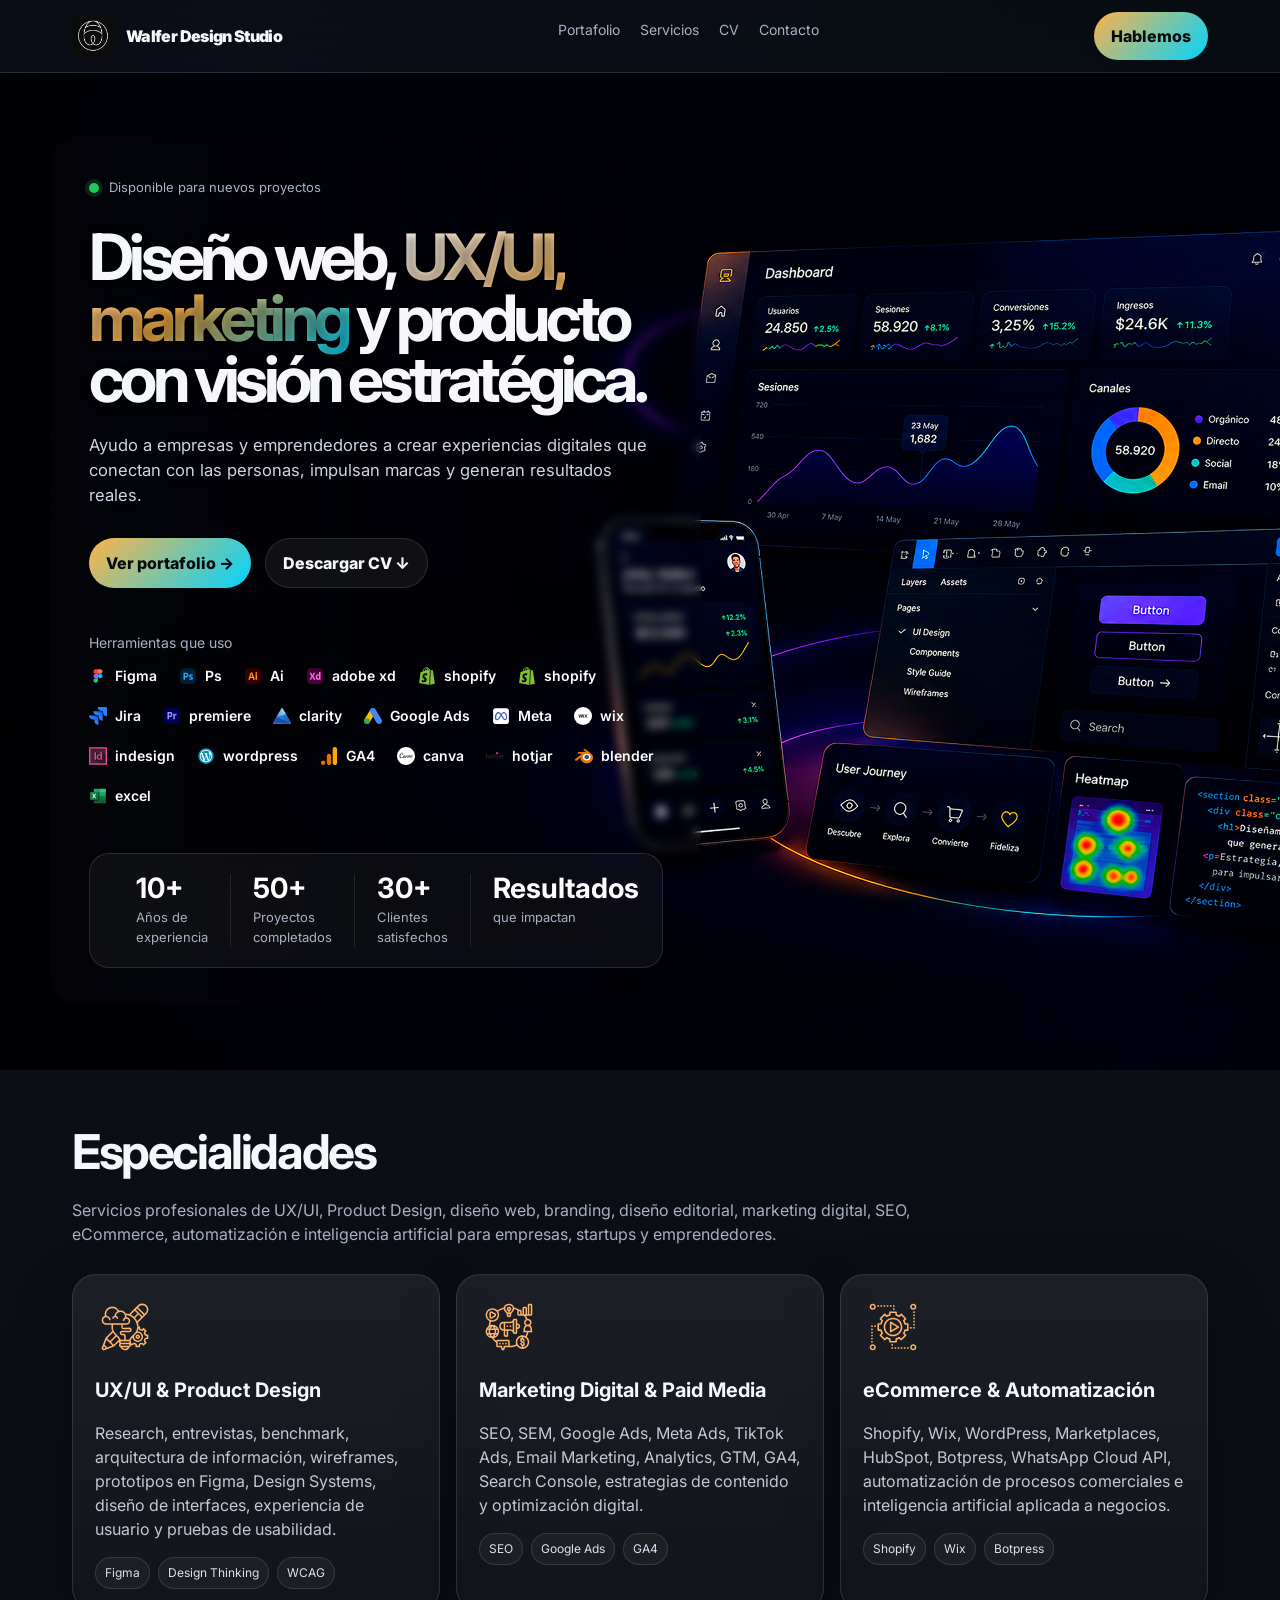
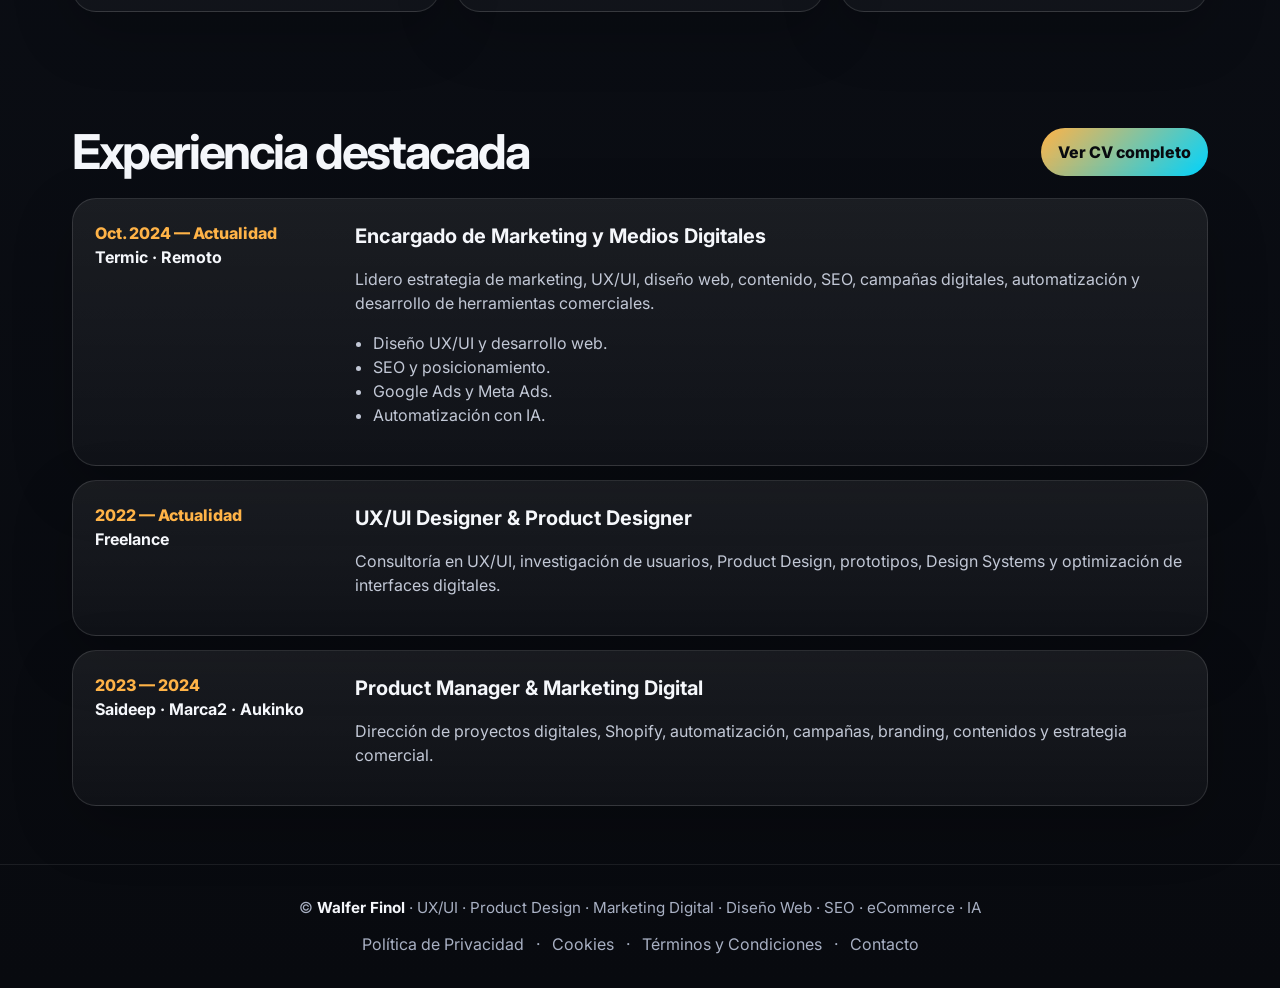
<file: index.html>
<!doctype html>

<html lang="es">
<head>

<!-- ANALYTICS: Google tag (gtag.js) -->

<script async src="https://www.googletagmanager.com/gtag/js?id=G-MT0SFM775N"></script>

<script>
window.dataLayer = window.dataLayer || [];
function gtag(){dataLayer.push(arguments);}
gtag('js', new Date());
gtag('config', 'G-MT0SFM775N');
</script>

<!-- ANALYTICS: Microsoft Clarity -->

<script type="text/javascript">
(function(c,l,a,r,i,t,y){
    c[a]=c[a]||function(){(c[a].q=c[a].q||[]).push(arguments)};
    t=l.createElement(r);t.async=1;
    t.src="https://www.clarity.ms/tag/"+i;
    y=l.getElementsByTagName(r)[0];
    y.parentNode.insertBefore(t,y);
})(window, document, "clarity", "script", "xgtmc3ifze");
</script>

<!-- CONFIGURACIÓN BÁSICA DEL DOCUMENTO -->

<meta charset="utf-8">
<meta name="viewport" content="width=device-width, initial-scale=1">

<!-- SEO: TÍTULO PRINCIPAL DE GOOGLE -->

<title>Walfer Finol | UX/UI Designer, Product Designer, Diseño Web y Marketing Digital</title>

<!-- SEO: DESCRIPCIÓN PARA GOOGLE -->

<meta name="description" content="¿Buscas un UX/UI Designer o Product Designer para tu empresa o proyecto? Soy Walfer Finol y ayudo a crear experiencias digitales, sitios web, eCommerce, estrategias de marketing digital, branding, SEO y automatización para negocios y startups.">

<!-- SEO: INDEXACIÓN -->

<meta name="robots" content="index, follow, max-image-preview:large, max-snippet:-1, max-video-preview:-1">

<!-- SEO: URL OFICIAL DEL HOME -->

<link rel="canonical" href="https://www.walferdesignstudio.com/">

<!-- SEO: PALABRAS CLAVE REFERENCIALES -->

<meta name="keywords" content="UX/UI Designer, Product Designer, diseñador UX UI, diseño web, diseño de interfaces, diseño de producto, marketing digital, SEO, eCommerce, branding, diseño editorial, automatización, inteligencia artificial, Figma, Google Ads, Chile, freelance">

<!-- OPEN GRAPH: VISTA PREVIA PARA LINKEDIN, FACEBOOK Y WHATSAPP -->

<meta property="og:title" content="Walfer Finol | UX/UI Designer, Product Designer y Marketing Digital">
<meta property="og:description" content="Portafolio profesional y servicios de UX/UI, Product Design, diseño web, marketing digital, branding, SEO, eCommerce y automatización. Disponible para proyectos freelance y oportunidades laborales.">
<meta property="og:type" content="website">
<meta property="og:url" content="https://www.walferdesignstudio.com/">
<meta property="og:image" content="https://www.walferdesignstudio.com/logo.png">

<!-- TWITTER / X CARD: VISTA PREVIA AL COMPARTIR -->

<meta name="twitter:card" content="summary_large_image">
<meta name="twitter:title" content="Walfer Finol | UX/UI Designer y Product Designer">
<meta name="twitter:description" content="UX/UI, Product Design, diseño web, branding, marketing digital, SEO, eCommerce y automatización para empresas, startups y emprendedores.">
<meta name="twitter:image" content="https://www.walferdesignstudio.com/logo.png">

<!-- DATOS ESTRUCTURADOS: SCHEMA.ORG PARA GOOGLE E IA -->

<script type="application/ld+json">
{
  "@context": "https://schema.org",
  "@graph": [
    {
      "@type": "Person",
      "@id": "https://www.walferdesignstudio.com/#person",
      "name": "Walfer Finol",
      "url": "https://www.walferdesignstudio.com/",
      "image": "https://www.walferdesignstudio.com/logo.png",
      "jobTitle": [
        "UX/UI Designer",
        "Product Designer",
        "Marketing Digital Specialist",
        "Web Designer"
      ],
      "knowsAbout": [
        "UX/UI Design",
        "Product Design",
        "Diseño Web",
        "Marketing Digital",
        "SEO",
        "eCommerce",
        "Branding",
        "Diseño Editorial",
        "Automatización",
        "Inteligencia Artificial aplicada a negocios",
        "Figma",
        "Google Ads",
        "Meta Ads",
        "Google Analytics"
      ],
      "sameAs": [
        "https://www.behance.net/walferfinocc7d"
      ]
    },
    {
      "@type": "WebSite",
      "@id": "https://www.walferdesignstudio.com/#website",
      "url": "https://www.walferdesignstudio.com/",
      "name": "Walfer Design Studio",
      "description": "Portafolio profesional y servicios de UX/UI, Product Design, diseño web, marketing digital, eCommerce, SEO, branding y automatización.",
      "publisher": {
        "@id": "https://www.walferdesignstudio.com/#person"
      },
      "inLanguage": "es"
    },
    {
      "@type": "ProfessionalService",
      "@id": "https://www.walferdesignstudio.com/#service",
      "name": "Walfer Design Studio",
      "url": "https://www.walferdesignstudio.com/",
      "image": "https://www.walferdesignstudio.com/logo.png",
      "description": "Servicios profesionales de UX/UI, Product Design, diseño web, marketing digital, SEO, branding, eCommerce, diseño editorial y automatización con inteligencia artificial.",
      "founder": {
        "@id": "https://www.walferdesignstudio.com/#person"
      },
      "areaServed": {
        "@type": "Country",
        "name": "Chile"
      },
      "serviceType": [
        "UX/UI Design",
        "Product Design",
        "Diseño Web",
        "Marketing Digital",
        "SEO",
        "eCommerce",
        "Branding",
        "Diseño Editorial",
        "Automatización"
      ],
      "inLanguage": "es"
    }
  ]
}
</script>

<!-- FUENTES: GOOGLE FONTS -->

<link rel="preconnect" href="https://fonts.googleapis.com">
<link rel="preconnect" href="https://fonts.gstatic.com" crossorigin>

<!-- FUENTE PRINCIPAL: INTER -->

<link href="https://fonts.googleapis.com/css2?family=Inter:wght@400;600;700;800;900&display=swap" rel="stylesheet">

<!-- ESTILOS DEL SITIO -->

<link rel="stylesheet" href="assets/css/styles.css?v=1.0.4">

<!-- FAVICON / LOGO DE PESTAÑA -->

<link rel="icon" type="image/png" href="/logo.png">

<!-- MANIFEST: PWA -->

<link rel="manifest" href="/manifest.webmanifest">

</head>

<body>

<!-- HEADER DINÁMICO -->

<div id="site-header"></div>

<!-- ===================================== -->
<!-- HERO / SECCIÓN PRINCIPAL DEL HOME -->
<!-- ===================================== -->

<header class="hero">

<div class="wrap hero-layout">

    <!-- CONTENIDO DEL HERO -->
    <div class="hero-content">

        <span class="eyebrow">
            <span class="status-dot"></span>
            Disponible para nuevos proyectos
        </span>

        <h1>
            Diseño web,
            <span class="grad">
                UX/UI, marketing
            </span>
            y producto con visión estratégica.
        </h1>

        <p class="lead">
            Ayudo a empresas y emprendedores a crear experiencias digitales que conectan con las personas, impulsan marcas y generan resultados reales.
        </p>

        <div class="hero-actions">
            <a class="btn brand" href="https://www.behance.net/walferfinocc7d">Ver portafolio →</a>
            <a class="btn ghost" href="cv.html">Descargar CV ↓</a>
        </div>

<div class="hero-tools">

    <span>Herramientas que uso</span>

    <div class="tool-list">

        <span><img src="Images/icons/figma.svg" alt=""> Figma</span>

        <span><img src="Images/icons/photoshop.svg" alt=""> Ps</span>

        <span><img src="Images/icons/illustrator.svg" alt=""> Ai</span>

        <span><img src="Images/icons/adobe xd.svg" alt=""> adobe xd</span>

        <span><img src="Images/icons/shopify.svg" alt=""> shopify</span>
        
         <span><img src="Images/icons/shopify.svg" alt=""> shopify</span>
        <span><img src="Images/icons/Jira.svg" alt=""> Jira</span>
        <span><img src="Images/icons/premiere.svg" alt=""> premiere</span>
        <span><img src="Images/icons/Clarity.png" alt=""> clarity</span>
        <span><img src="Images/icons/google ads.svg" alt=""> Google Ads</span>
        <span><img src="Images/icons/Meta.svg" alt=""> Meta</span>
        <span><img src="Images/icons/wix.svg" alt=""> wix</span>
        <span><img src="Images/icons/indesign.svg" alt=""> indesign</span>
        <span><img src="Images/icons/wordpress.svg" alt=""> wordpress</span>
        <span><img src="Images/icons/analytics.svg" alt=""> GA4</span>
        <span><img src="Images/icons/canva.svg" alt=""> canva</span>
        <span><img src="Images/icons/hotjar.svg" alt=""> hotjar</span>
         <span><img src="Images/icons/Blender.svg" alt=""> blender</span>
        <span><img src="Images/icons/excel.svg" alt=""> excel</span>
    </div>

</div>

        <div class="hero-stats">

            <div class="hero-stat">
                <strong>10+</strong>
                <span>Años de experiencia</span>
            </div>

            <div class="hero-stat">
                <strong>50+</strong>
                <span>Proyectos completados</span>
            </div>

            <div class="hero-stat">
                <strong>30+</strong>
                <span>Clientes satisfechos</span>
            </div>

            <div class="hero-stat">
                <strong>Resultados</strong>
                <span>que impactan</span>
            </div>

        </div>

    </div>

    <!-- IMAGEN DEL HERO COMO FONDO VISUAL -->
    <div class="hero-image">

        <img
            src="./Images/Imagen4 index.png"
            alt="Dashboard UI/UX y Product Design desarrollado por Walfer Finol"
            loading="eager"
            decoding="async">

    </div>

</div>

</header>

<!-- SECCIÓN: ESPECIALIDADES / CLUSTER SEO VISIBLE -->

<section>

<div class="wrap">

<div class="section-title">
    <h2>Especialidades</h2>
</div>

<p class="muted" style="max-width:850px; margin-bottom:28px;">
    Servicios profesionales de UX/UI, Product Design, diseño web, branding, diseño editorial, marketing digital, SEO, eCommerce, automatización e inteligencia artificial para empresas, startups y emprendedores.
</p>

<div class="grid">

<div class="card">
    <div class="card-icon">
    <img src="./Images/icons/ux.svg" alt="UX/UI">
</div>
<h3>UX/UI & Product Design</h3>

<p>
Research, entrevistas, benchmark, arquitectura de información, wireframes, prototipos en Figma, Design Systems, diseño de interfaces, experiencia de usuario y pruebas de usabilidad.
</p>

<div class="tagrow">
<span class="tag">Figma</span>
<span class="tag">Design Thinking</span>
<span class="tag">WCAG</span>
</div>

</div>

<div class="card">
<div class="card-icon">
    <img src="./Images/icons/marketing.svg" alt="Marketing Digital">
</div>
<h3>Marketing Digital & Paid Media</h3>

<p>
SEO, SEM, Google Ads, Meta Ads, TikTok Ads, Email Marketing, Analytics, GTM, GA4, Search Console, estrategias de contenido y optimización digital.
</p>

<div class="tagrow">
<span class="tag">SEO</span>
<span class="tag">Google Ads</span>
<span class="tag">GA4</span>
</div>

</div>

<div class="card">
<div class="card-icon">
    <img src="./Images/icons/Automatizacion.svg" alt="eCommerce y Automatización">
</div>
<h3>eCommerce & Automatización</h3>

<p>
Shopify, Wix, WordPress, Marketplaces, HubSpot, Botpress, WhatsApp Cloud API, automatización de procesos comerciales e inteligencia artificial aplicada a negocios.
</p>

<div class="tagrow">
<span class="tag">Shopify</span>
<span class="tag">Wix</span>
<span class="tag">Botpress</span>
</div>

</div>

</div>

</div>

</section>

<!-- SECCIÓN: EXPERIENCIA DESTACADA -->

<section>

<div class="wrap">

<div class="section-title">

<h2>Experiencia destacada</h2>

<a class="btn brand" href="cv.html">
Ver CV completo
</a>

</div>

<div class="timeline">

<div class="card job">

<div>

<div class="date">
Oct. 2024 — Actualidad
</div>

<strong>Termic · Remoto</strong>

</div>

<div>

<h3>Encargado de Marketing y Medios Digitales</h3>

<p>
Lidero estrategia de marketing, UX/UI, diseño web, contenido, SEO, campañas digitales, automatización y desarrollo de herramientas comerciales.
</p>

<ul>
<li>Diseño UX/UI y desarrollo web.</li>
<li>SEO y posicionamiento.</li>
<li>Google Ads y Meta Ads.</li>
<li>Automatización con IA.</li>
</ul>

</div>

</div>

<div class="card job">

<div>

<div class="date">
2022 — Actualidad
</div>

<strong>Freelance</strong>

</div>

<div>

<h3>UX/UI Designer & Product Designer</h3>

<p>
Consultoría en UX/UI, investigación de usuarios, Product Design, prototipos, Design Systems y optimización de interfaces digitales.
</p>

</div>

</div>

<div class="card job">

<div>

<div class="date">
2023 — 2024
</div>

<strong>Saideep · Marca2 · Aukinko</strong>

</div>

<div>

<h3>Product Manager & Marketing Digital</h3>

<p>
Dirección de proyectos digitales, Shopify, automatización, campañas, branding, contenidos y estrategia comercial.
</p>

</div>

</div>

</div>

</div>

</section>

<!-- FOOTER DINÁMICO -->

<div id="site-footer"></div>

<!-- JAVASCRIPT PRINCIPAL -->

<script src="assets/js/main.js?v=1.0.2"></script>

</body>
</html>
</file>
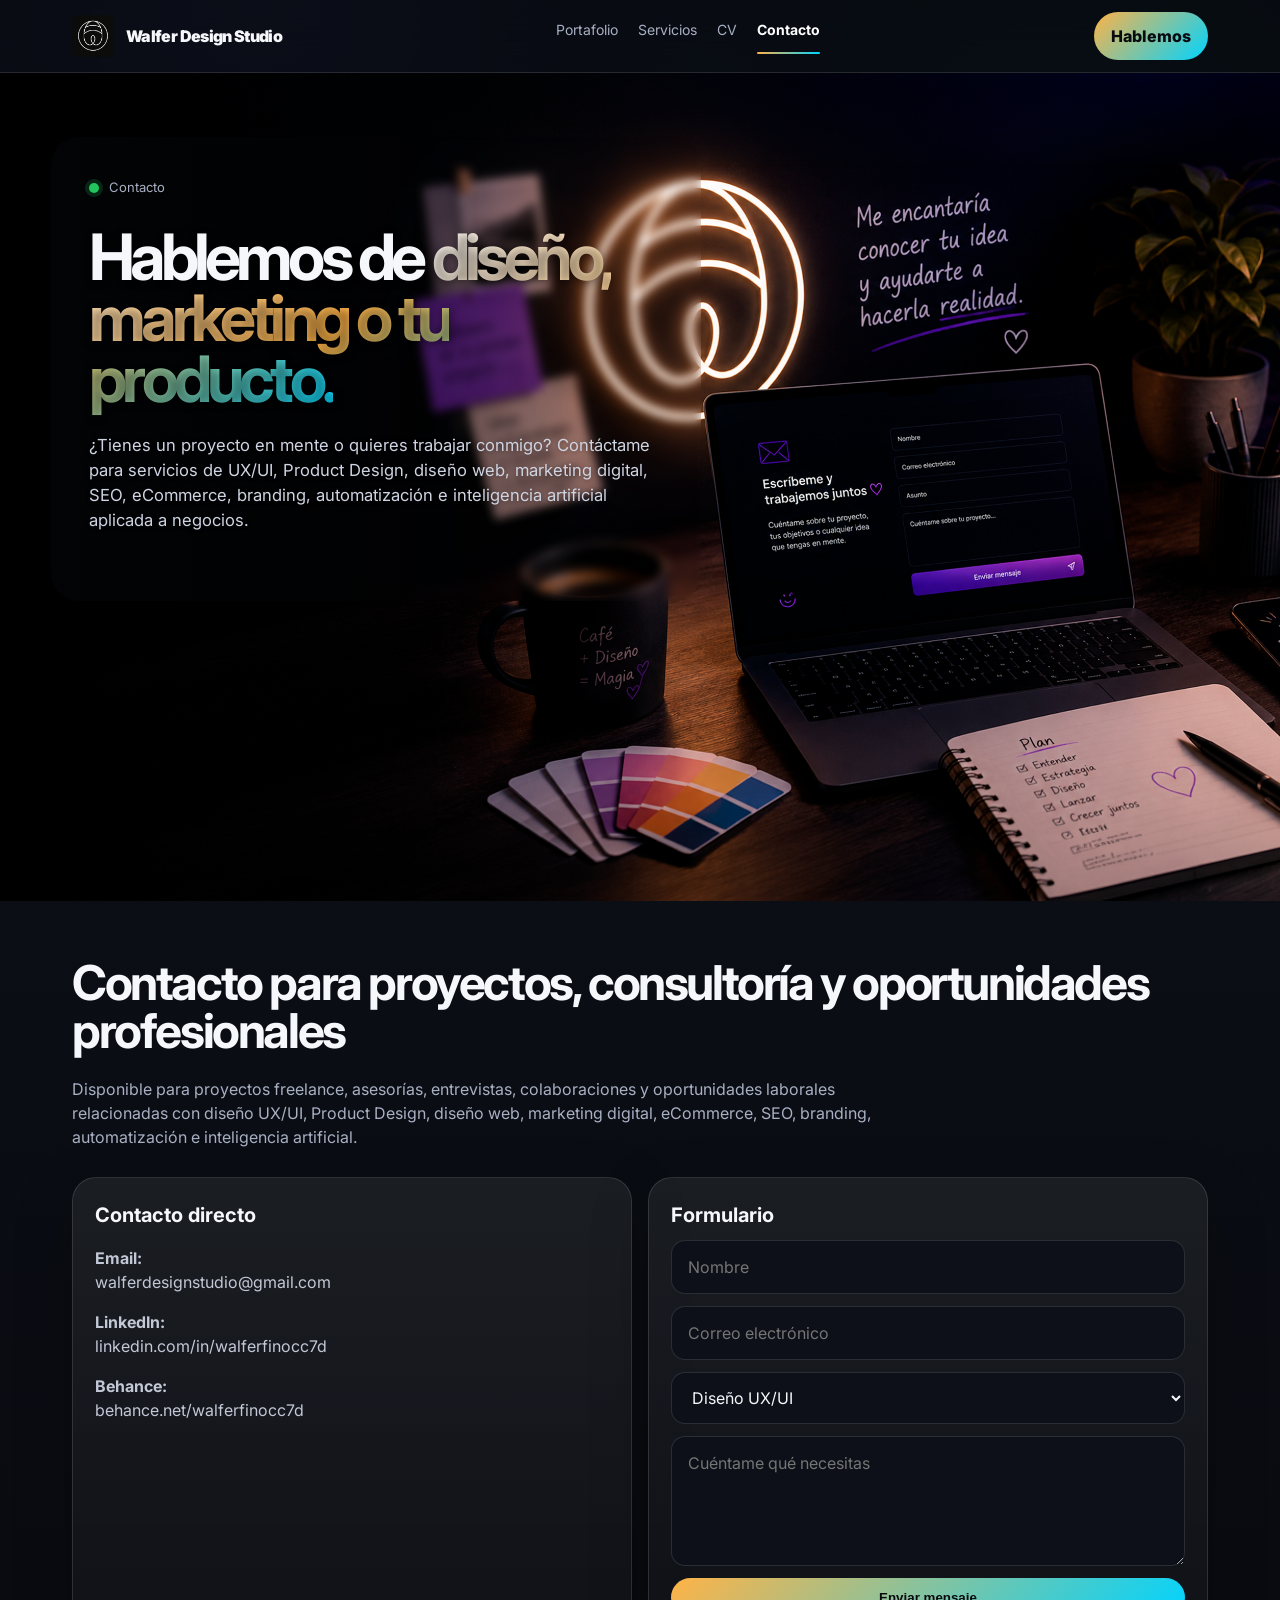
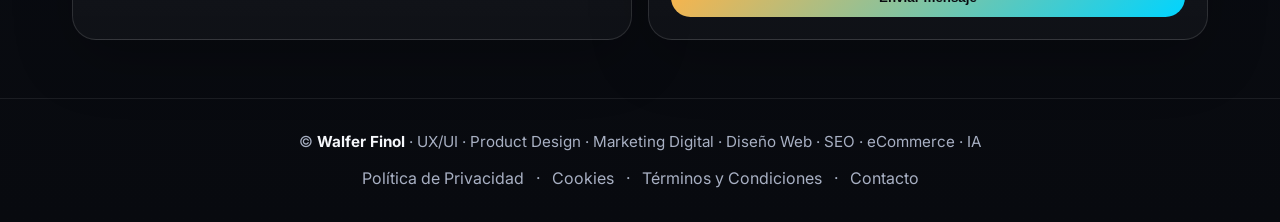
<file: contact.html>
<!doctype html>
<html lang="es">

<head>

<!-- ANALYTICS: Google tag (gtag.js) -->
<script async src="https://www.googletagmanager.com/gtag/js?id=G-MT0SFM775N"></script>
<script>
window.dataLayer = window.dataLayer || [];
function gtag(){dataLayer.push(arguments);}
gtag('js', new Date());
gtag('config', 'G-MT0SFM775N');
</script>

<!-- ANALYTICS: Microsoft Clarity -->
<script type="text/javascript">
(function(c,l,a,r,i,t,y){
    c[a]=c[a]||function(){(c[a].q=c[a].q||[]).push(arguments)};
    t=l.createElement(r);t.async=1;
    t.src="https://www.clarity.ms/tag/"+i;
    y=l.getElementsByTagName(r)[0];
    y.parentNode.insertBefore(t,y);
})(window, document, "clarity", "script", "xgtmc3ifze");
</script>

<!-- CONFIGURACIÓN BÁSICA DEL DOCUMENTO -->
<meta charset="utf-8">
<meta name="viewport" content="width=device-width, initial-scale=1">

<!-- SEO: CONTACTO -->
<title>Contacto Walfer Finol | UX/UI, Diseño Web, Marketing Digital y Automatización</title>

<!-- SEO: DESCRIPCIÓN PARA GOOGLE -->
<meta name="description" content="Contacta a Walfer Finol para proyectos de UX/UI, Product Design, diseño web, marketing digital, SEO, eCommerce, branding, automatización e inteligencia artificial. Disponible para proyectos freelance, consultoría y oportunidades profesionales.">

<!-- SEO: INDEXACIÓN -->
<meta name="robots" content="index, follow, max-image-preview:large, max-snippet:-1, max-video-preview:-1">

<!-- SEO: URL OFICIAL DE CONTACTO -->
<link rel="canonical" href="https://www.walferdesignstudio.com/contact.html">

<!-- SEO: PALABRAS CLAVE REFERENCIALES -->
<meta name="keywords" content="contactar UX/UI Designer, contratar Product Designer, diseño web freelance, marketing digital freelance, consultoría UX, SEO, eCommerce, branding, automatización, inteligencia artificial, Walfer Finol, Chile, proyectos freelance, diseñador UX UI">

<!-- OPEN GRAPH: VISTA PREVIA PARA LINKEDIN, FACEBOOK Y WHATSAPP -->
<meta property="og:title" content="Contacto Walfer Finol | UX/UI, Diseño Web y Marketing Digital">
<meta property="og:description" content="Hablemos sobre tu próximo proyecto de UX/UI, Product Design, diseño web, marketing digital, eCommerce, SEO, branding o automatización.">
<meta property="og:type" content="website">
<meta property="og:url" content="https://www.walferdesignstudio.com/contact.html">
<meta property="og:image" content="https://www.walferdesignstudio.com/logo.png">

<!-- TWITTER / X CARD: VISTA PREVIA AL COMPARTIR -->
<meta name="twitter:card" content="summary_large_image">
<meta name="twitter:title" content="Contacto Walfer Finol | UX/UI Designer y Product Designer">
<meta name="twitter:description" content="Contáctame para proyectos de UX/UI, Product Design, diseño web, branding, marketing digital, SEO, eCommerce, automatización e IA.">
<meta name="twitter:image" content="https://www.walferdesignstudio.com/logo.png">

<!-- DATOS ESTRUCTURADOS: SCHEMA.ORG PARA GOOGLE E IA -->
<script type="application/ld+json">
{
  "@context": "https://schema.org",
  "@graph": [
    {
      "@type": "ContactPage",
      "@id": "https://www.walferdesignstudio.com/contact.html#contact",
      "url": "https://www.walferdesignstudio.com/contact.html",
      "name": "Contacto de Walfer Finol",
      "description": "Página de contacto para solicitar servicios profesionales de UX/UI, Product Design, diseño web, marketing digital, SEO, eCommerce, branding, automatización e inteligencia artificial.",
      "inLanguage": "es",
      "about": {
        "@id": "https://www.walferdesignstudio.com/#person"
      },
      "isPartOf": {
        "@id": "https://www.walferdesignstudio.com/#website"
      }
    },
    {
      "@type": "Person",
      "@id": "https://www.walferdesignstudio.com/#person",
      "name": "Walfer Finol",
      "url": "https://www.walferdesignstudio.com/",
      "image": "https://www.walferdesignstudio.com/logo.png",
      "email": "mailto:walferdesignstudio@gmail.com",
      "jobTitle": [
        "UX/UI Designer",
        "Product Designer",
        "Marketing Digital Specialist",
        "Web Designer"
      ],
      "knowsAbout": [
        "UX/UI Design",
        "Product Design",
        "Diseño Web",
        "Marketing Digital",
        "SEO",
        "eCommerce",
        "Branding",
        "Diseño Editorial",
        "Automatización",
        "Inteligencia Artificial aplicada a negocios",
        "Figma",
        "Google Ads",
        "Meta Ads",
        "Google Analytics",
        "Botpress",
        "WhatsApp Cloud API"
      ],
      "sameAs": [
        "https://www.linkedin.com/in/walferfinocc7d/",
        "https://www.behance.net/walferfinocc7d"
      ]
    },
    {
      "@type": "ProfessionalService",
      "@id": "https://www.walferdesignstudio.com/#professionalservice",
      "name": "Walfer Design Studio",
      "url": "https://www.walferdesignstudio.com/",
      "image": "https://www.walferdesignstudio.com/logo.png",
      "description": "Servicios profesionales de UX/UI, Product Design, diseño web, marketing digital, SEO, eCommerce, branding, automatización e inteligencia artificial.",
      "founder": {
        "@id": "https://www.walferdesignstudio.com/#person"
      },
      "areaServed": {
        "@type": "Country",
        "name": "Chile"
      },
      "inLanguage": "es"
    },
    {
      "@type": "WebSite",
      "@id": "https://www.walferdesignstudio.com/#website",
      "url": "https://www.walferdesignstudio.com/",
      "name": "Walfer Design Studio",
      "description": "Portafolio profesional y servicios de UX/UI, Product Design, diseño web, marketing digital, eCommerce, SEO, branding y automatización.",
      "publisher": {
        "@id": "https://www.walferdesignstudio.com/#person"
      },
      "inLanguage": "es"
    }
  ]
}
</script>

<!-- FUENTES: GOOGLE FONTS -->
<link rel="preconnect" href="https://fonts.googleapis.com">
<link rel="preconnect" href="https://fonts.gstatic.com" crossorigin>

<!-- FUENTE PRINCIPAL: INTER -->
<link href="https://fonts.googleapis.com/css2?family=Inter:wght@400;600;700;800;900&display=swap" rel="stylesheet">

<!-- ESTILOS DEL SITIO -->
<link rel="stylesheet" href="assets/css/styles.css?v=1.0.4">

<!-- FAVICON / LOGO DE PESTAÑA -->
<link rel="icon" type="image/png" href="/logo.png">

<!-- MANIFEST: PWA -->
<link rel="manifest" href="/manifest.webmanifest">

</head>

<body>

<!-- HEADER DINÁMICO -->
<div id="site-header"></div>

<!-- HERO / SECCIÓN PRINCIPAL DE CONTACTO -->
<section class="hero">

<div class="wrap hero-layout">

<div class="hero-content">

<span class="eyebrow">
    <span class="status-dot"></span>Contacto</span>

<h1>
Hablemos de
<span class="grad">diseño, marketing o tu producto.</span>
</h1>

<!-- CLUSTER SEO VISIBLE: RESUMEN PROFESIONAL DE CONTACTO -->
<p class="lead">
¿Tienes un proyecto en mente o quieres trabajar conmigo? Contáctame para servicios de UX/UI, Product Design, diseño web, marketing digital, SEO, eCommerce, branding, automatización e inteligencia artificial aplicada a negocios.
</p>

</div>

<!-- IMAGEN DEL HERO DE CONTACTO -->
<div class="hero-image">

    <img
        src="./Images/Imagen contacto.png"
        alt="Imagen representativa de contacto para proyectos de UX/UI, diseño web y marketing digital de Walfer Finol"
        loading="eager"
        decoding="async">

</div>

</div>

</section>

<!-- SECCIÓN: CONTACTO DIRECTO Y FORMULARIO -->
<section>

<div class="wrap">

<!-- TÍTULO SEO VISIBLE DE LA SECCIÓN -->
<div class="section-title">
<h2>Contacto para proyectos, consultoría y oportunidades profesionales</h2>
</div>

<!-- TEXTO SEO VISIBLE SIN ROMPER EL LAYOUT -->
<p class="muted" style="max-width:850px; margin-bottom:28px;">
Disponible para proyectos freelance, asesorías, entrevistas, colaboraciones y oportunidades laborales relacionadas con diseño UX/UI, Product Design, diseño web, marketing digital, eCommerce, SEO, branding, automatización e inteligencia artificial.
</p>

<div class="grid two">

<div class="card">

<h3>Contacto directo</h3>

<p>
<strong>Email:</strong><br>
<a href="mailto:walferdesignstudio@gmail.com">
walferdesignstudio@gmail.com
</a>
</p>

<p>
<strong>LinkedIn:</strong><br>
<a href="https://www.linkedin.com/in/walferfinocc7d/" target="_blank">
linkedin.com/in/walferfinocc7d
</a>
</p>

<p>
<strong>Behance:</strong><br>
<a href="https://www.behance.net/walferfinocc7d" target="_blank">
behance.net/walferfinocc7d
</a>
</p>

</div>

<div class="card">

<h3>Formulario</h3>

<form
class="form"
action="https://formspree.io/f/xkolkrpb"
method="POST">

<input
type="text"
name="nombre"
placeholder="Nombre"
required>

<input
type="email"
name="email"
placeholder="Correo electrónico"
required>

<select name="servicio">

<option>Diseño UX/UI</option>
<option>Product Design</option>
<option>Marketing Digital</option>
<option>eCommerce</option>
<option>Automatización / IA</option>
<option>Otro</option>

</select>

<textarea
name="mensaje"
placeholder="Cuéntame qué necesitas"
required></textarea>

<button
class="btn brand"
type="submit">
Enviar mensaje
</button>

</form>

</div>

</div>

</div>

</section>

<!-- FOOTER DINÁMICO -->
<div id="site-footer"></div>

<!-- JAVASCRIPT PRINCIPAL -->
<script src="assets/js/main.js?v=1.0.2"></script>

</body>
</html>
</file>
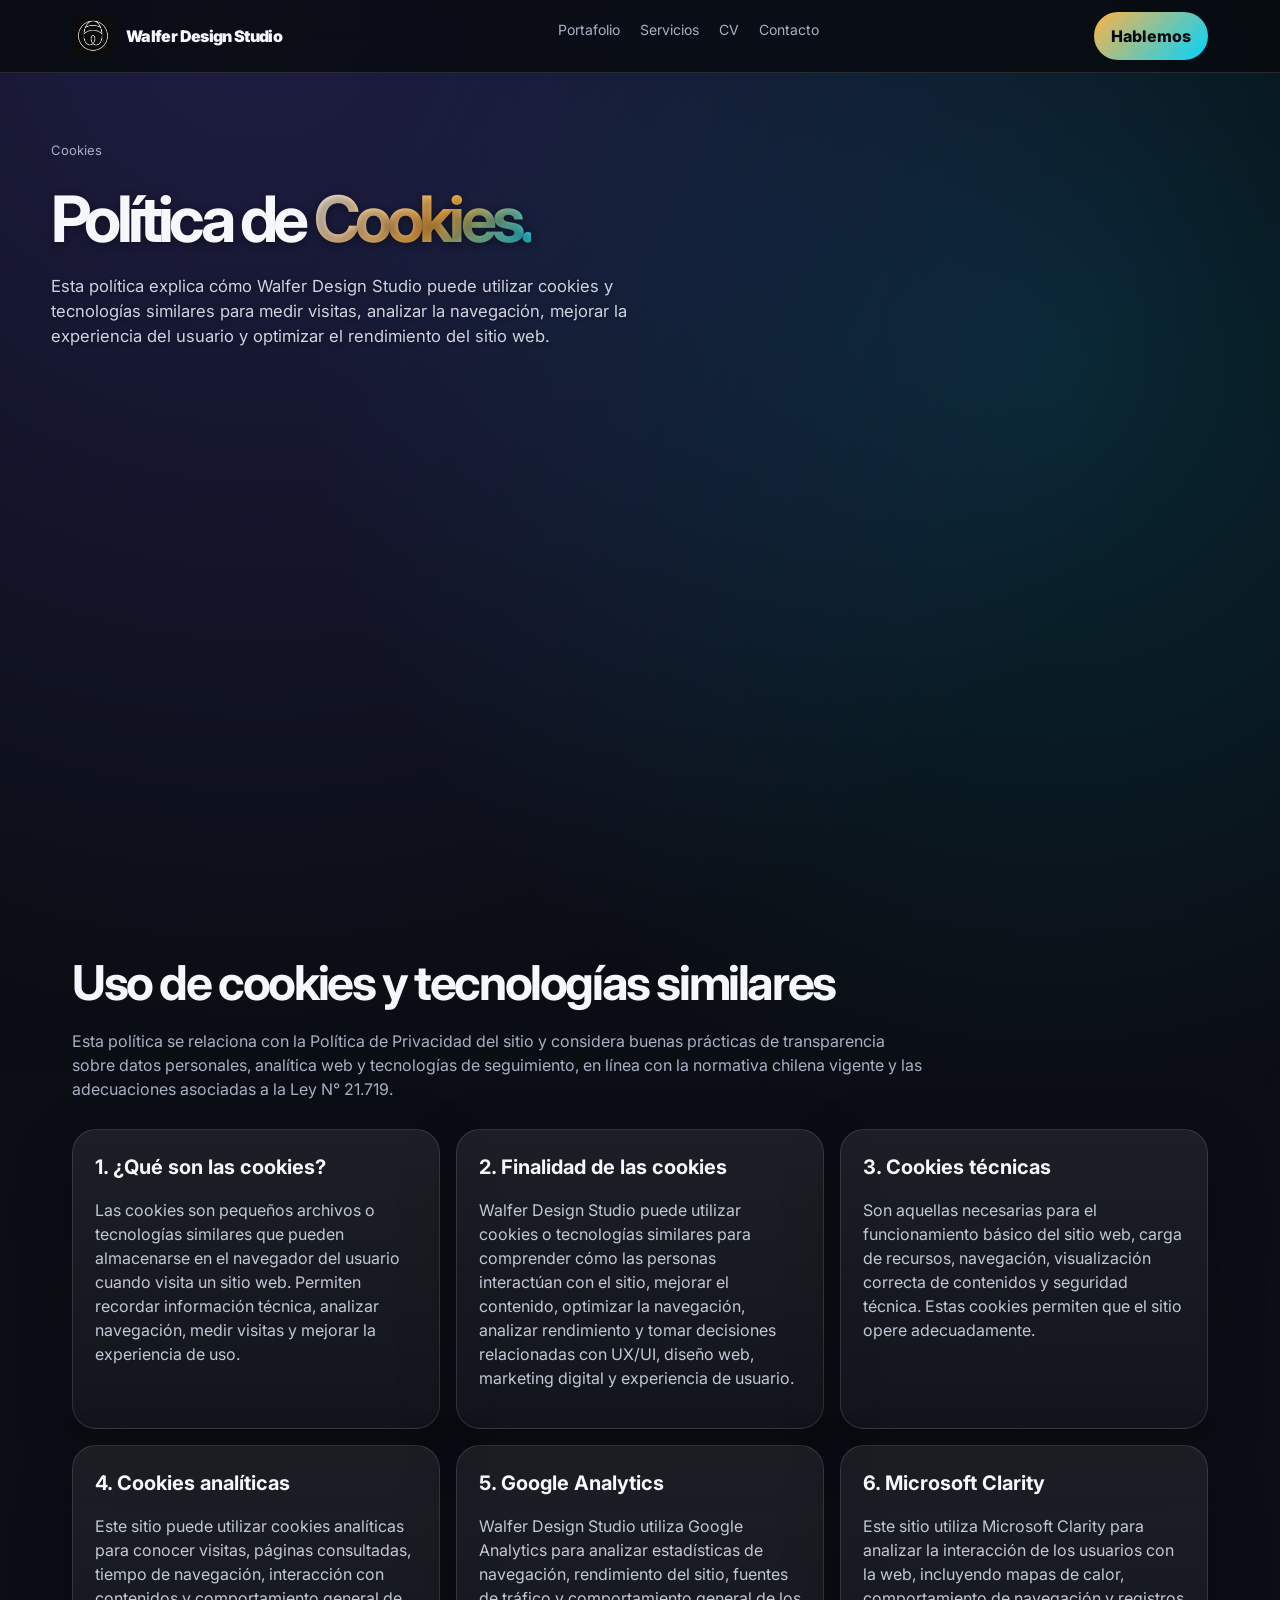
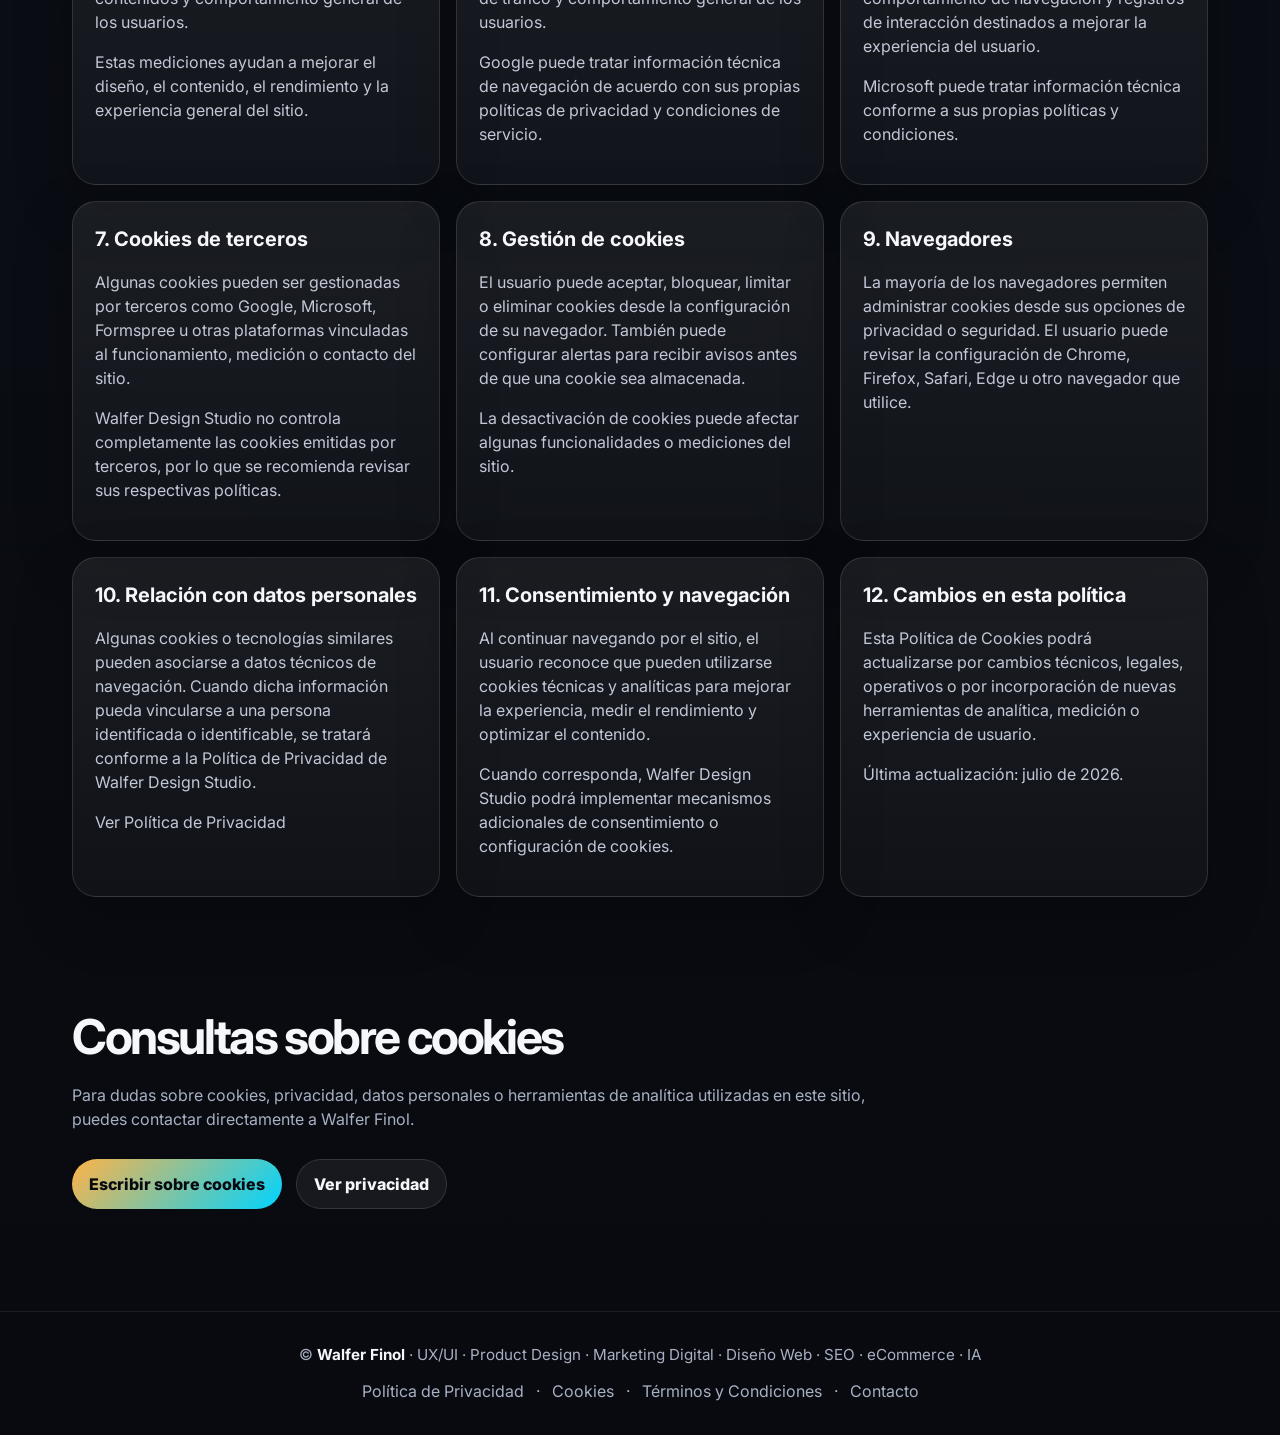
<file: cookies.html>
<!doctype html>
<html lang="es">

<head>

<!-- ANALYTICS: Google tag (gtag.js) -->
<script async src="https://www.googletagmanager.com/gtag/js?id=G-MT0SFM775N"></script>
<script>
window.dataLayer = window.dataLayer || [];
function gtag(){dataLayer.push(arguments);}
gtag('js', new Date());
gtag('config', 'G-MT0SFM775N');
</script>

<!-- ANALYTICS: Microsoft Clarity -->
<script type="text/javascript">
(function(c,l,a,r,i,t,y){
    c[a]=c[a]||function(){(c[a].q=c[a].q||[]).push(arguments)};
    t=l.createElement(r);t.async=1;
    t.src="https://www.clarity.ms/tag/"+i;
    y=l.getElementsByTagName(r)[0];
    y.parentNode.insertBefore(t,y);
})(window, document, "clarity", "script", "xgtmc3ifze");
</script>

<!-- CONFIGURACIÓN BÁSICA DEL DOCUMENTO -->
<meta charset="utf-8">
<meta name="viewport" content="width=device-width, initial-scale=1">

<!-- SEO: POLÍTICA DE COOKIES -->
<title>Política de Cookies | Walfer Design Studio</title>

<!-- SEO: DESCRIPCIÓN PARA GOOGLE -->
<meta name="description" content="Política de Cookies de Walfer Design Studio. Información sobre cookies, Google Analytics, Microsoft Clarity, medición de visitas, experiencia de usuario y configuración del navegador.">

<!-- SEO: INDEXACIÓN -->
<meta name="robots" content="index, follow, max-image-preview:large, max-snippet:-1, max-video-preview:-1">

<!-- SEO: URL OFICIAL DE COOKIES -->
<link rel="canonical" href="https://www.walferdesignstudio.com/cookies.html">

<!-- SEO: PALABRAS CLAVE REFERENCIALES -->
<meta name="keywords" content="política de cookies, cookies Chile, Google Analytics, Microsoft Clarity, Walfer Design Studio, privacidad, datos personales, Ley 19.628, Ley 21.719, analítica web, UX, experiencia de usuario">

<!-- OPEN GRAPH: VISTA PREVIA PARA LINKEDIN, FACEBOOK Y WHATSAPP -->
<meta property="og:title" content="Política de Cookies | Walfer Design Studio">
<meta property="og:description" content="Conoce qué cookies y tecnologías similares puede utilizar Walfer Design Studio para medir visitas, analizar navegación y mejorar la experiencia del sitio.">
<meta property="og:type" content="website">
<meta property="og:url" content="https://www.walferdesignstudio.com/cookies.html">
<meta property="og:image" content="https://www.walferdesignstudio.com/logo.png">

<!-- TWITTER / X CARD: VISTA PREVIA AL COMPARTIR -->
<meta name="twitter:card" content="summary_large_image">
<meta name="twitter:title" content="Política de Cookies | Walfer Design Studio">
<meta name="twitter:description" content="Información sobre cookies, Google Analytics, Microsoft Clarity, medición de visitas y configuración del navegador.">
<meta name="twitter:image" content="https://www.walferdesignstudio.com/logo.png">

<!-- DATOS ESTRUCTURADOS: SCHEMA.ORG PARA GOOGLE E IA -->
<script type="application/ld+json">
{
  "@context": "https://schema.org",
  "@graph": [
    {
      "@type": "WebPage",
      "@id": "https://www.walferdesignstudio.com/cookies.html#cookies",
      "url": "https://www.walferdesignstudio.com/cookies.html",
      "name": "Política de Cookies de Walfer Design Studio",
      "description": "Documento sobre el uso de cookies y tecnologías similares en el sitio web Walfer Design Studio, incluyendo herramientas analíticas como Google Analytics y Microsoft Clarity.",
      "inLanguage": "es",
      "isPartOf": {
        "@id": "https://www.walferdesignstudio.com/#website"
      },
      "about": {
        "@id": "https://www.walferdesignstudio.com/#person"
      }
    },
    {
      "@type": "Person",
      "@id": "https://www.walferdesignstudio.com/#person",
      "name": "Walfer Finol",
      "url": "https://www.walferdesignstudio.com/",
      "image": "https://www.walferdesignstudio.com/logo.png",
      "email": "mailto:walferdesignstudio@gmail.com",
      "jobTitle": [
        "UX/UI Designer",
        "Product Designer",
        "Marketing Digital Specialist",
        "Web Designer"
      ],
      "sameAs": [
        "https://www.linkedin.com/in/walferfinocc7d/",
        "https://www.behance.net/walferfinocc7d"
      ]
    },
    {
      "@type": "WebSite",
      "@id": "https://www.walferdesignstudio.com/#website",
      "url": "https://www.walferdesignstudio.com/",
      "name": "Walfer Design Studio",
      "publisher": {
        "@id": "https://www.walferdesignstudio.com/#person"
      },
      "inLanguage": "es"
    }
  ]
}
</script>

<!-- FUENTES: GOOGLE FONTS -->
<link rel="preconnect" href="https://fonts.googleapis.com">
<link rel="preconnect" href="https://fonts.gstatic.com" crossorigin>

<!-- FUENTE PRINCIPAL: INTER -->
<link href="https://fonts.googleapis.com/css2?family=Inter:wght@400;600;700;800;900&display=swap" rel="stylesheet">

<!-- ESTILOS DEL SITIO -->
<link rel="stylesheet" href="assets/css/styles.css?v=1.0.4">

<!-- FAVICON / LOGO DE PESTAÑA -->
<link rel="icon" type="image/png" href="/logo.png">

<!-- MANIFEST: PWA -->
<link rel="manifest" href="/manifest.webmanifest">
    
</head>

<body>

<!-- HEADER DINÁMICO -->
<div id="site-header"></div>

<!-- HERO / SECCIÓN PRINCIPAL DE COOKIES -->
<section class="hero">

<div class="wrap">

<span class="eyebrow">Cookies</span>

<h1>
Política de
<span class="grad">Cookies.</span>
</h1>

<p class="lead">
Esta política explica cómo Walfer Design Studio puede utilizar cookies y tecnologías similares para medir visitas, analizar la navegación, mejorar la experiencia del usuario y optimizar el rendimiento del sitio web.
</p>

</div>

</section>

<!-- SECCIÓN: POLÍTICA DE COOKIES -->
<section>

<div class="wrap">

<div class="section-title">
<h2>Uso de cookies y tecnologías similares</h2>
</div>

<p class="muted" style="max-width:850px; margin-bottom:28px;">
Esta política se relaciona con la Política de Privacidad del sitio y considera buenas prácticas de transparencia sobre datos personales, analítica web y tecnologías de seguimiento, en línea con la normativa chilena vigente y las adecuaciones asociadas a la Ley N° 21.719.
</p>

<div class="grid">

<div class="card">

<h3>1. ¿Qué son las cookies?</h3>

<p>
Las cookies son pequeños archivos o tecnologías similares que pueden almacenarse en el navegador del usuario cuando visita un sitio web. Permiten recordar información técnica, analizar navegación, medir visitas y mejorar la experiencia de uso.
</p>

</div>

<div class="card">

<h3>2. Finalidad de las cookies</h3>

<p>
Walfer Design Studio puede utilizar cookies o tecnologías similares para comprender cómo las personas interactúan con el sitio, mejorar el contenido, optimizar la navegación, analizar rendimiento y tomar decisiones relacionadas con UX/UI, diseño web, marketing digital y experiencia de usuario.
</p>

</div>

<div class="card">

<h3>3. Cookies técnicas</h3>

<p>
Son aquellas necesarias para el funcionamiento básico del sitio web, carga de recursos, navegación, visualización correcta de contenidos y seguridad técnica. Estas cookies permiten que el sitio opere adecuadamente.
</p>

</div>

<div class="card">

<h3>4. Cookies analíticas</h3>

<p>
Este sitio puede utilizar cookies analíticas para conocer visitas, páginas consultadas, tiempo de navegación, interacción con contenidos y comportamiento general de los usuarios.
</p>

<p>
Estas mediciones ayudan a mejorar el diseño, el contenido, el rendimiento y la experiencia general del sitio.
</p>

</div>

<div class="card">

<h3>5. Google Analytics</h3>

<p>
Walfer Design Studio utiliza Google Analytics para analizar estadísticas de navegación, rendimiento del sitio, fuentes de tráfico y comportamiento general de los usuarios.
</p>

<p>
Google puede tratar información técnica de navegación de acuerdo con sus propias políticas de privacidad y condiciones de servicio.
</p>

</div>

<div class="card">

<h3>6. Microsoft Clarity</h3>

<p>
Este sitio utiliza Microsoft Clarity para analizar la interacción de los usuarios con la web, incluyendo mapas de calor, comportamiento de navegación y registros de interacción destinados a mejorar la experiencia del usuario.
</p>

<p>
Microsoft puede tratar información técnica conforme a sus propias políticas y condiciones.
</p>

</div>

<div class="card">

<h3>7. Cookies de terceros</h3>

<p>
Algunas cookies pueden ser gestionadas por terceros como Google, Microsoft, Formspree u otras plataformas vinculadas al funcionamiento, medición o contacto del sitio.
</p>

<p>
Walfer Design Studio no controla completamente las cookies emitidas por terceros, por lo que se recomienda revisar sus respectivas políticas.
</p>

</div>

<div class="card">

<h3>8. Gestión de cookies</h3>

<p>
El usuario puede aceptar, bloquear, limitar o eliminar cookies desde la configuración de su navegador. También puede configurar alertas para recibir avisos antes de que una cookie sea almacenada.
</p>

<p>
La desactivación de cookies puede afectar algunas funcionalidades o mediciones del sitio.
</p>

</div>

<div class="card">

<h3>9. Navegadores</h3>

<p>
La mayoría de los navegadores permiten administrar cookies desde sus opciones de privacidad o seguridad. El usuario puede revisar la configuración de Chrome, Firefox, Safari, Edge u otro navegador que utilice.
</p>

</div>

<div class="card">

<h3>10. Relación con datos personales</h3>

<p>
Algunas cookies o tecnologías similares pueden asociarse a datos técnicos de navegación. Cuando dicha información pueda vincularse a una persona identificada o identificable, se tratará conforme a la Política de Privacidad de Walfer Design Studio.
</p>

<p>
<a href="privacy.html">Ver Política de Privacidad</a>
</p>

</div>

<div class="card">

<h3>11. Consentimiento y navegación</h3>

<p>
Al continuar navegando por el sitio, el usuario reconoce que pueden utilizarse cookies técnicas y analíticas para mejorar la experiencia, medir el rendimiento y optimizar el contenido.
</p>

<p>
Cuando corresponda, Walfer Design Studio podrá implementar mecanismos adicionales de consentimiento o configuración de cookies.
</p>

</div>

<div class="card">

<h3>12. Cambios en esta política</h3>

<p>
Esta Política de Cookies podrá actualizarse por cambios técnicos, legales, operativos o por incorporación de nuevas herramientas de analítica, medición o experiencia de usuario.
</p>

<p>
Última actualización: julio de 2026.
</p>

</div>

</div>

</div>

</section>

<!-- SECCIÓN: CONTACTO COOKIES -->
<section>

<div class="wrap">

<div class="section-title">
<h2>Consultas sobre cookies</h2>
</div>

<p class="muted" style="max-width:850px; margin-bottom:28px;">
Para dudas sobre cookies, privacidad, datos personales o herramientas de analítica utilizadas en este sitio, puedes contactar directamente a Walfer Finol.
</p>

<div class="hero-actions">
<a class="btn brand" href="mailto:walferfinol@gmail.com">Escribir sobre cookies</a>
<a class="btn ghost" href="privacy.html">Ver privacidad</a>
</div>

</div>

</section>

<!-- FOOTER DINÁMICO -->
<div id="site-footer"></div>

<!-- JAVASCRIPT PRINCIPAL -->
<script src="assets/js/main.js?v=1.0.1"></script>

</body>

</html>
</file>
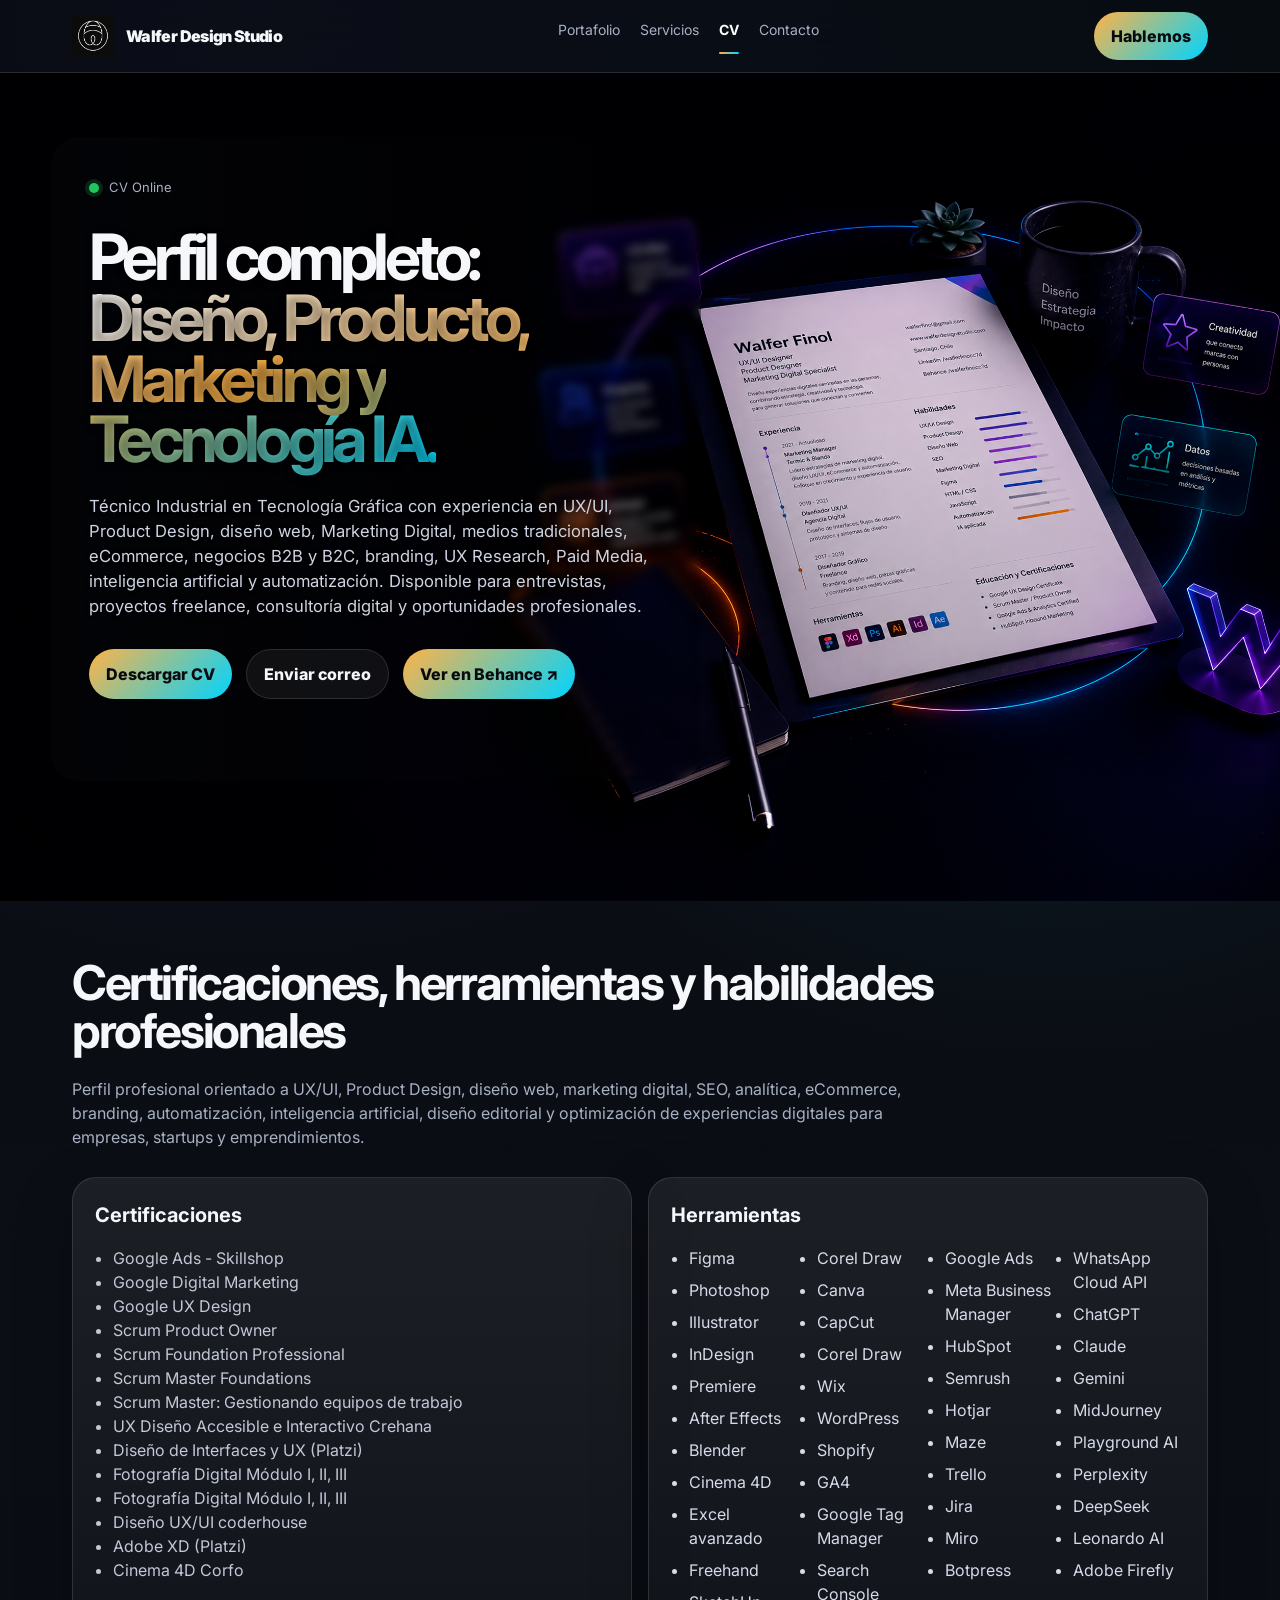
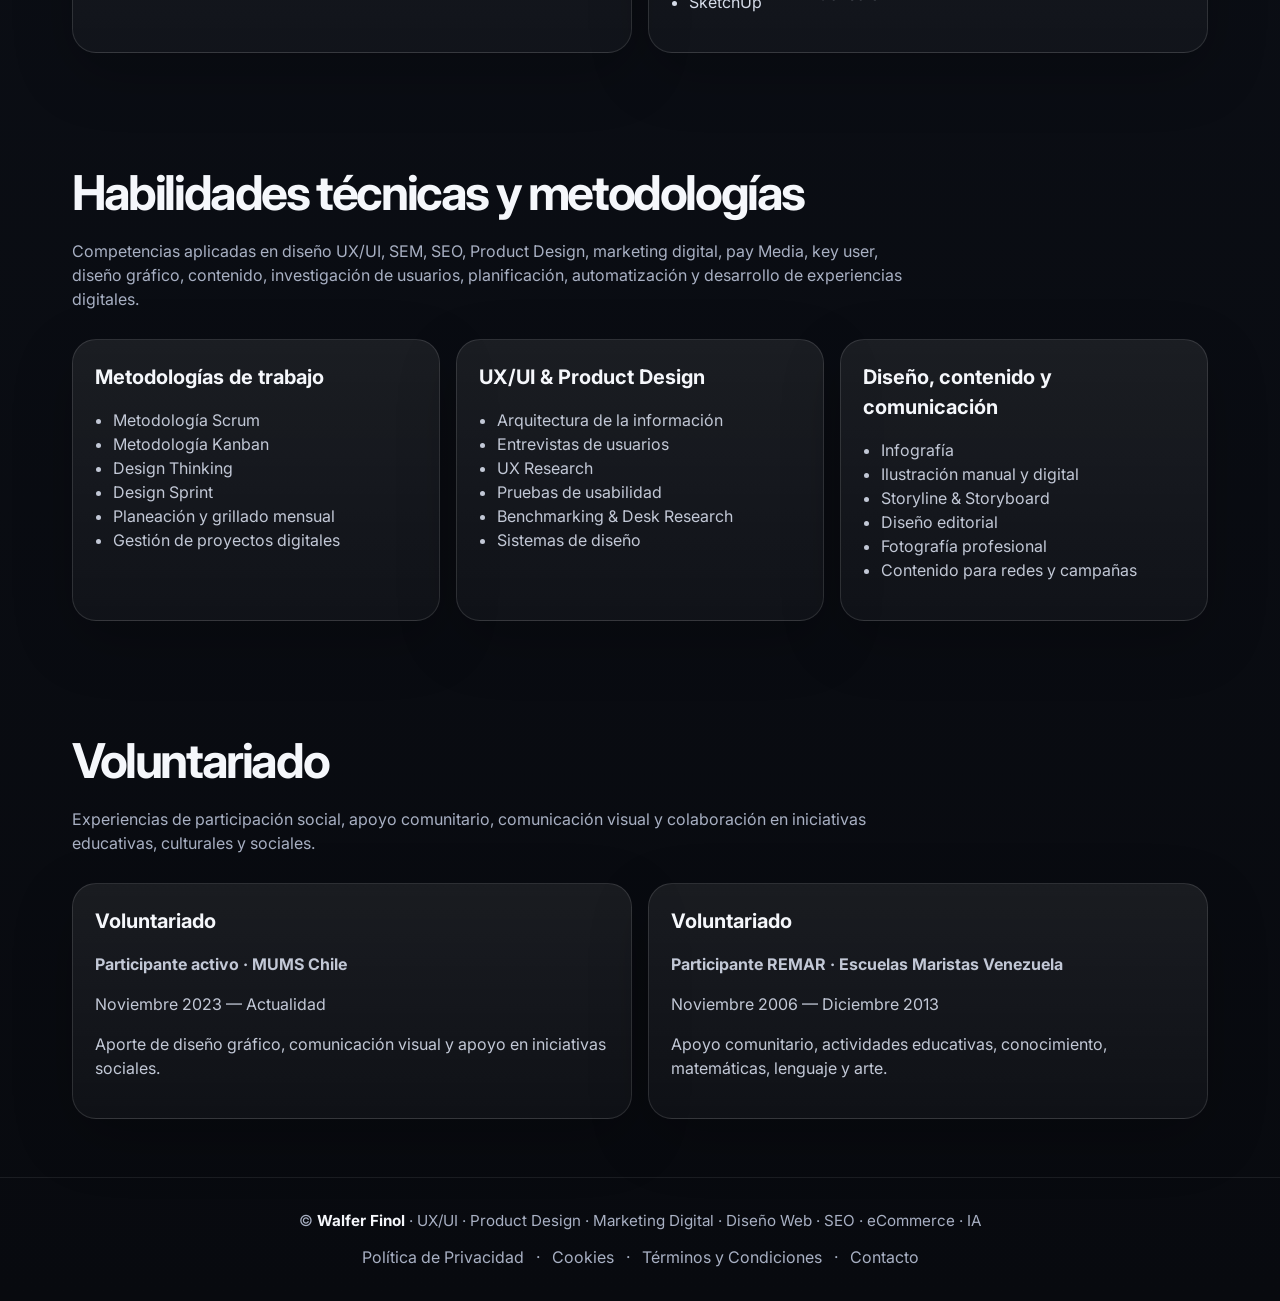
<file: cv.html>
<!doctype html>
<html lang="es">

<head>

<!-- ANALYTICS: Google tag (gtag.js) -->
<script async src="https://www.googletagmanager.com/gtag/js?id=G-MT0SFM775N"></script>
<script>
window.dataLayer = window.dataLayer || [];
function gtag(){dataLayer.push(arguments);}
gtag('js', new Date());
gtag('config', 'G-MT0SFM775N');
</script>

<!-- ANALYTICS: Microsoft Clarity -->
<script type="text/javascript">
(function(c,l,a,r,i,t,y){
    c[a]=c[a]||function(){(c[a].q=c[a].q||[]).push(arguments)};
    t=l.createElement(r);t.async=1;
    t.src="https://www.clarity.ms/tag/"+i;
    y=l.getElementsByTagName(r)[0];
    y.parentNode.insertBefore(t,y);
})(window, document, "clarity", "script", "xgtmc3ifze");
</script>

<!-- CONFIGURACIÓN BÁSICA DEL DOCUMENTO -->
<meta charset="utf-8">
<meta name="viewport" content="width=device-width, initial-scale=1">

<!-- SEO: CV ONLINE -->
<title>CV Walfer Finol | UX/UI Designer, Product Designer y Marketing Digital</title>

<!-- SEO: DESCRIPCIÓN PARA GOOGLE -->
<meta name="description" content="CV profesional de Walfer Finol, UX/UI Designer, Product Designer y especialista en diseño web, marketing digital, eCommerce, SEO, branding, automatización e inteligencia artificial. Disponible para proyectos, entrevistas y consultoría.">

<!-- SEO: INDEXACIÓN -->
<meta name="robots" content="index, follow, max-image-preview:large, max-snippet:-1, max-video-preview:-1">

<!-- SEO: URL OFICIAL DE CV -->
<link rel="canonical" href="https://www.walferdesignstudio.com/cv.html">

<!-- SEO: PALABRAS CLAVE REFERENCIALES -->
<meta name="keywords" content="CV Walfer Finol, currículum UX/UI Designer, Product Designer, diseñador UX UI, diseño web, marketing digital, SEO, eCommerce, branding, diseño editorial, automatización, inteligencia artificial, Figma, Google Ads, Scrum, Kanban, Design Thinking, UX Research, Chile, freelance">

<!-- OPEN GRAPH: VISTA PREVIA PARA LINKEDIN, FACEBOOK Y WHATSAPP -->
<meta property="og:title" content="CV Walfer Finol | UX/UI Designer, Product Designer y Marketing Digital">
<meta property="og:description" content="Experiencia, certificaciones, habilidades técnicas, metodologías y herramientas profesionales de Walfer Finol en UX/UI, Product Design, diseño web, marketing digital, eCommerce, SEO y automatización.">
<meta property="og:type" content="profile">
<meta property="og:url" content="https://www.walferdesignstudio.com/cv.html">
<meta property="og:image" content="https://www.walferdesignstudio.com/logo.png">

<!-- TWITTER / X CARD: VISTA PREVIA AL COMPARTIR -->
<meta name="twitter:card" content="summary_large_image">
<meta name="twitter:title" content="CV Walfer Finol | UX/UI Designer y Product Designer">
<meta name="twitter:description" content="CV profesional de Walfer Finol: UX/UI, Product Design, diseño web, branding, marketing digital, SEO, eCommerce, automatización e inteligencia artificial.">
<meta name="twitter:image" content="https://www.walferdesignstudio.com/logo.png">

<!-- DATOS ESTRUCTURADOS: SCHEMA.ORG PARA GOOGLE E IA -->
<script type="application/ld+json">
{
  "@context": "https://schema.org",
  "@graph": [
    {
      "@type": "ProfilePage",
      "@id": "https://www.walferdesignstudio.com/cv.html#cv",
      "url": "https://www.walferdesignstudio.com/cv.html",
      "name": "CV profesional de Walfer Finol",
      "description": "CV profesional de Walfer Finol con experiencia en UX/UI, Product Design, diseño web, marketing digital, eCommerce, SEO, branding, automatización e inteligencia artificial aplicada.",
      "mainEntity": {
  "@id": "https://www.walferdesignstudio.com/#person"
},
    "inLanguage": "es",
      "about": {
        "@id": "https://www.walferdesignstudio.com/#person"
      },
      "isPartOf": {
        "@id": "https://www.walferdesignstudio.com/#website"
      }
    },
    {
      "@type": "Person",
      "@id": "https://www.walferdesignstudio.com/#person",
      "name": "Walfer Finol",
      "url": "https://www.walferdesignstudio.com/",
      "image": "https://www.walferdesignstudio.com/logo.png",
      "jobTitle": [
        "UX/UI Designer",
        "Product Designer",
        "Marketing Digital Specialist",
        "Web Designer"
      ],
      "knowsAbout": [
        "UX/UI Design",
        "Product Design",
        "Diseño Web",
        "Marketing Digital",
        "SEO",
        "eCommerce",
        "Branding",
        "Diseño Editorial",
        "Automatización",
        "Inteligencia Artificial aplicada a negocios",
        "Scrum",
        "Kanban",
        "Design Thinking",
        "Design Sprint",
        "UX Research",
        "Figma",
        "Google Ads",
        "Meta Ads",
        "Google Analytics",
        "Google Tag Manager",
        "Search Console",
        "Botpress",
        "WhatsApp Cloud API"
      ],
      "sameAs": [
        "https://www.behance.net/walferfinocc7d"
      ]
    },
    {
      "@type": "WebSite",
      "@id": "https://www.walferdesignstudio.com/#website",
      "url": "https://www.walferdesignstudio.com/",
      "name": "Walfer Design Studio",
      "description": "Portafolio profesional y servicios de UX/UI, Product Design, diseño web, marketing digital, eCommerce, SEO, branding y automatización.",
      "publisher": {
        "@id": "https://www.walferdesignstudio.com/#person"
      },
      "inLanguage": "es"
    }
  ]
}
</script>

<!-- FUENTES: GOOGLE FONTS -->
<link rel="preconnect" href="https://fonts.googleapis.com">
<link rel="preconnect" href="https://fonts.gstatic.com" crossorigin>

<!-- FUENTE PRINCIPAL: INTER -->
<link href="https://fonts.googleapis.com/css2?family=Inter:wght@400;600;700;800;900&display=swap" rel="stylesheet">

<!-- ESTILOS DEL SITIO -->
<link rel="stylesheet" href="assets/css/styles.css?v=1.0.4">

<!-- FAVICON / LOGO DE PESTAÑA -->
<link rel="icon" type="image/png" href="/logo.png">

<!-- MANIFEST: PWA -->
<link rel="manifest" href="/manifest.webmanifest">
    
</head>

<body>

<!-- HEADER DINÁMICO -->
<div id="site-header"></div>

<!-- HERO / SECCIÓN PRINCIPAL DEL CV -->
<section class="hero">

<div class="wrap hero-layout">

<div class="hero-content">

<span class="eyebrow">
    <span class="status-dot"></span>CV Online</span>

<h1>
Perfil completo:
<span class="grad">
Diseño, Producto, Marketing y Tecnología IA.
</span>
</h1>

<!-- CLUSTER SEO VISIBLE: RESUMEN PROFESIONAL DEL CV -->
<p class="lead">
Técnico Industrial en Tecnología Gráfica con experiencia en UX/UI, Product Design, diseño web, Marketing Digital, medios tradicionales, eCommerce, negocios B2B y B2C, branding, UX Research, Paid Media, inteligencia artificial y automatización. Disponible para entrevistas, proyectos freelance, consultoría digital y oportunidades profesionales.
</p>

<div class="hero-actions">
<a class="btn brand" href="cv/CV_Walfer_Finol_2026.pdf">Descargar CV</a>
<a class="btn ghost" href="mailto:walferdesignstudio@gmail.com">Enviar correo</a>
<a class="btn brand" href="https://www.behance.net/walferfinocc7d"> Ver en Behance ↗</a>
</div>

</div>

<!-- IMAGEN DEL HERO DEL CV -->
<div class="hero-image">

    <img
        src="./Images/Imagen cv.png"
        alt="Imagen representativa del CV profesional de Walfer Finol"
        loading="eager"
        decoding="async">

</div>

</div>

</section>

<!-- SECCIÓN: CERTIFICACIONES Y HERRAMIENTAS -->
<section>

<div class="wrap">

<div class="section-title">
<h2>Certificaciones, herramientas y habilidades profesionales</h2>
</div>

<p class="muted" style="max-width:850px; margin-bottom:28px;">
Perfil profesional orientado a UX/UI, Product Design, diseño web, marketing digital, SEO, analítica, eCommerce, branding, automatización, inteligencia artificial, diseño editorial y optimización de experiencias digitales para empresas, startups y emprendimientos.
</p>

<div class="grid two">

<div class="card">

<h3>Certificaciones</h3>

<ul>
<li>Google Ads - Skillshop</li>
<li>Google Digital Marketing</li>
<li>Google UX Design</li>
<li>Scrum Product Owner</li>
<li>Scrum Foundation Professional</li>
<li>Scrum Master Foundations</li>
<li>Scrum Master: Gestionando equipos de trabajo</li>
<li>UX Diseño Accesible e Interactivo Crehana</li>
<li>Diseño de Interfaces y UX (Platzi)</li>
<li>Fotografía Digital Módulo I, II, III</li>
<li>Fotografía Digital Módulo I, II, III</li>
<li>Diseño UX/UI coderhouse</li>
<li>Adobe XD (Platzi)</li>
<li>Cinema 4D Corfo</li>
</ul>

</div>

<div class="card">

<h3>Herramientas</h3>

<ul class="tools">
<li>Figma</li>
<li>Photoshop</li>
<li>Illustrator</li>
<li>InDesign</li>
<li>Premiere</li>
<li>After Effects</li>
<li>Blender</li>
<li>Cinema 4D</li>
<li>Excel avanzado</li>
<li>Freehand</li>
<li>SketchUp</li>
<li>Corel Draw</li>
<li>Canva</li>
<li>CapCut</li>
<li>Corel Draw</li>
<li>Wix</li>
<li>WordPress</li>
<li>Shopify</li>
<li>GA4</li>
<li>Google Tag Manager</li>
<li>Search Console</li>
<li>Google Ads</li>
<li>Meta Business Manager</li>
<li>HubSpot</li>
<li>Semrush</li>
<li>Hotjar</li>
<li>Maze</li>
<li>Trello</li>
<li>Jira</li>
<li>Miro</li>
<li>Botpress</li>
<li>WhatsApp Cloud API</li>
<li>ChatGPT</li>
<li>Claude</li>
<li>Gemini</li>
<li>MidJourney</li>
<li>Playground AI</li>
<li>Perplexity</li>
<li>DeepSeek</li>
<li>Leonardo AI</li>
<li>Adobe Firefly</li>

</ul>

</div>

</div>

</div>

</section>

<!-- SECCIÓN: HABILIDADES TÉCNICAS Y METODOLOGÍAS -->
<section>

<div class="wrap">

<div class="section-title">
<h2>Habilidades técnicas y metodologías</h2>
</div>

<p class="muted" style="max-width:850px; margin-bottom:28px;">
Competencias aplicadas en diseño UX/UI, SEM, SEO, Product Design, marketing digital, pay Media, key user, diseño gráfico, contenido, investigación de usuarios, planificación, automatización y desarrollo de experiencias digitales.
</p>

<div class="grid">

<div class="card">

<h3>Metodologías de trabajo</h3>

<ul>
<li>Metodología Scrum</li>
<li>Metodología Kanban</li>
<li>Design Thinking</li>
<li>Design Sprint</li>
<li>Planeación y grillado mensual</li>
<li>Gestión de proyectos digitales</li>
</ul>

</div>

<div class="card">

<h3>UX/UI & Product Design</h3>

<ul>
<li>Arquitectura de la información</li>
<li>Entrevistas de usuarios</li>
<li>UX Research</li>
<li>Pruebas de usabilidad</li>
<li>Benchmarking & Desk Research</li>
<li>Sistemas de diseño</li>
</ul>

</div>

<div class="card">

<h3>Diseño, contenido y comunicación</h3>

<ul>
<li>Infografía</li>
<li>Ilustración manual y digital</li>
<li>Storyline & Storyboard</li>
<li>Diseño editorial</li>
<li>Fotografía profesional</li>
<li>Contenido para redes y campañas</li>
</ul>

</div>

</div>

</div>

</section>

<!-- SECCIÓN: VOLUNTARIADO -->
<section>

<div class="wrap">

<div class="section-title">
<h2>Voluntariado</h2>
</div>

<p class="muted" style="max-width:850px; margin-bottom:28px;">
Experiencias de participación social, apoyo comunitario, comunicación visual y colaboración en iniciativas educativas, culturales y sociales.
</p>

<div class="grid two">

<div class="card">

<h3>Voluntariado</h3>

<p>
<strong>Participante activo · MUMS Chile</strong>
</p>

<p>
Noviembre 2023 — Actualidad
</p>

<p>
Aporte de diseño gráfico, comunicación visual y apoyo en iniciativas sociales.
</p>

</div>

<div class="card">

<h3>Voluntariado</h3>

<p>
<strong>Participante REMAR · Escuelas Maristas Venezuela</strong>
</p>

<p>
Noviembre 2006 — Diciembre 2013
</p>

<p>
Apoyo comunitario, actividades educativas, conocimiento, matemáticas, lenguaje y arte.
</p>

</div>

</div>

</div>

</section>

<!-- FOOTER DINÁMICO -->
<div id="site-footer"></div>

<!-- JAVASCRIPT PRINCIPAL -->
<script src="assets/js/main.js?v=1.0.2"></script>

</body>

</html>
</file>
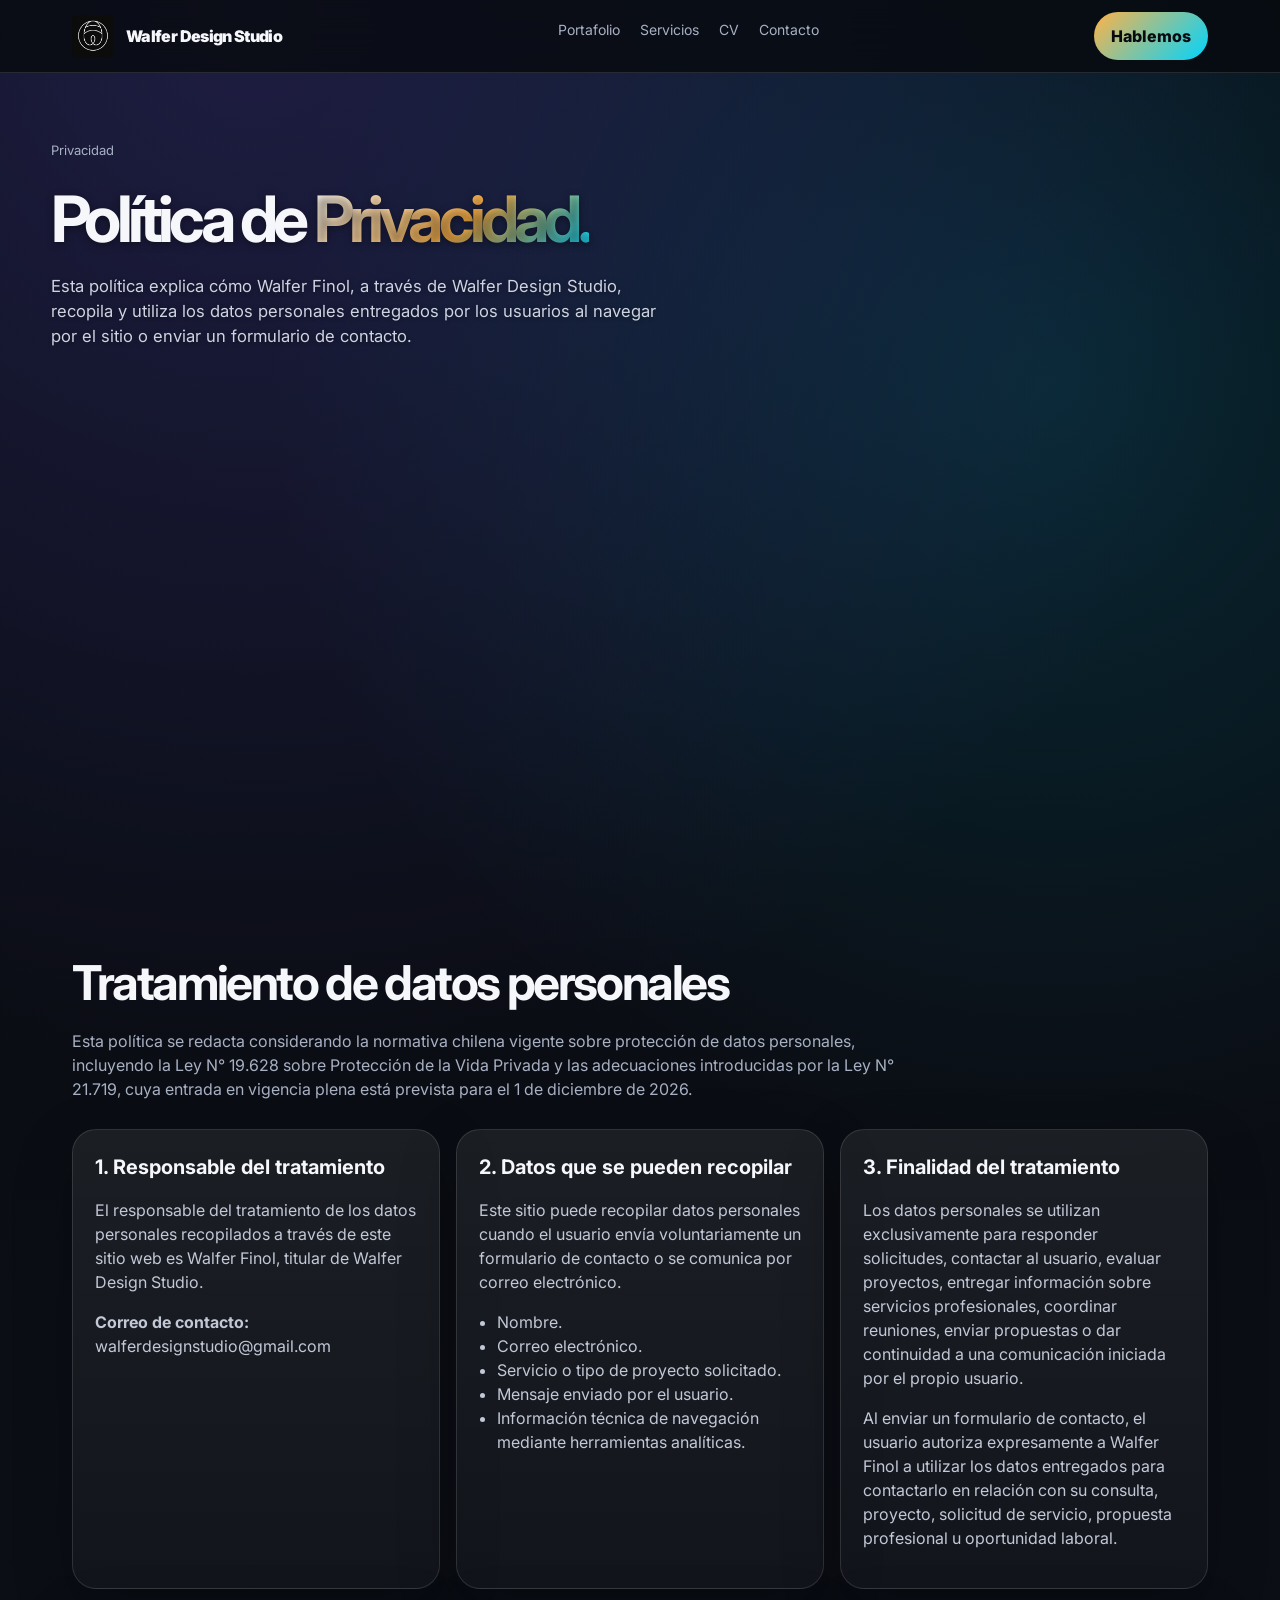
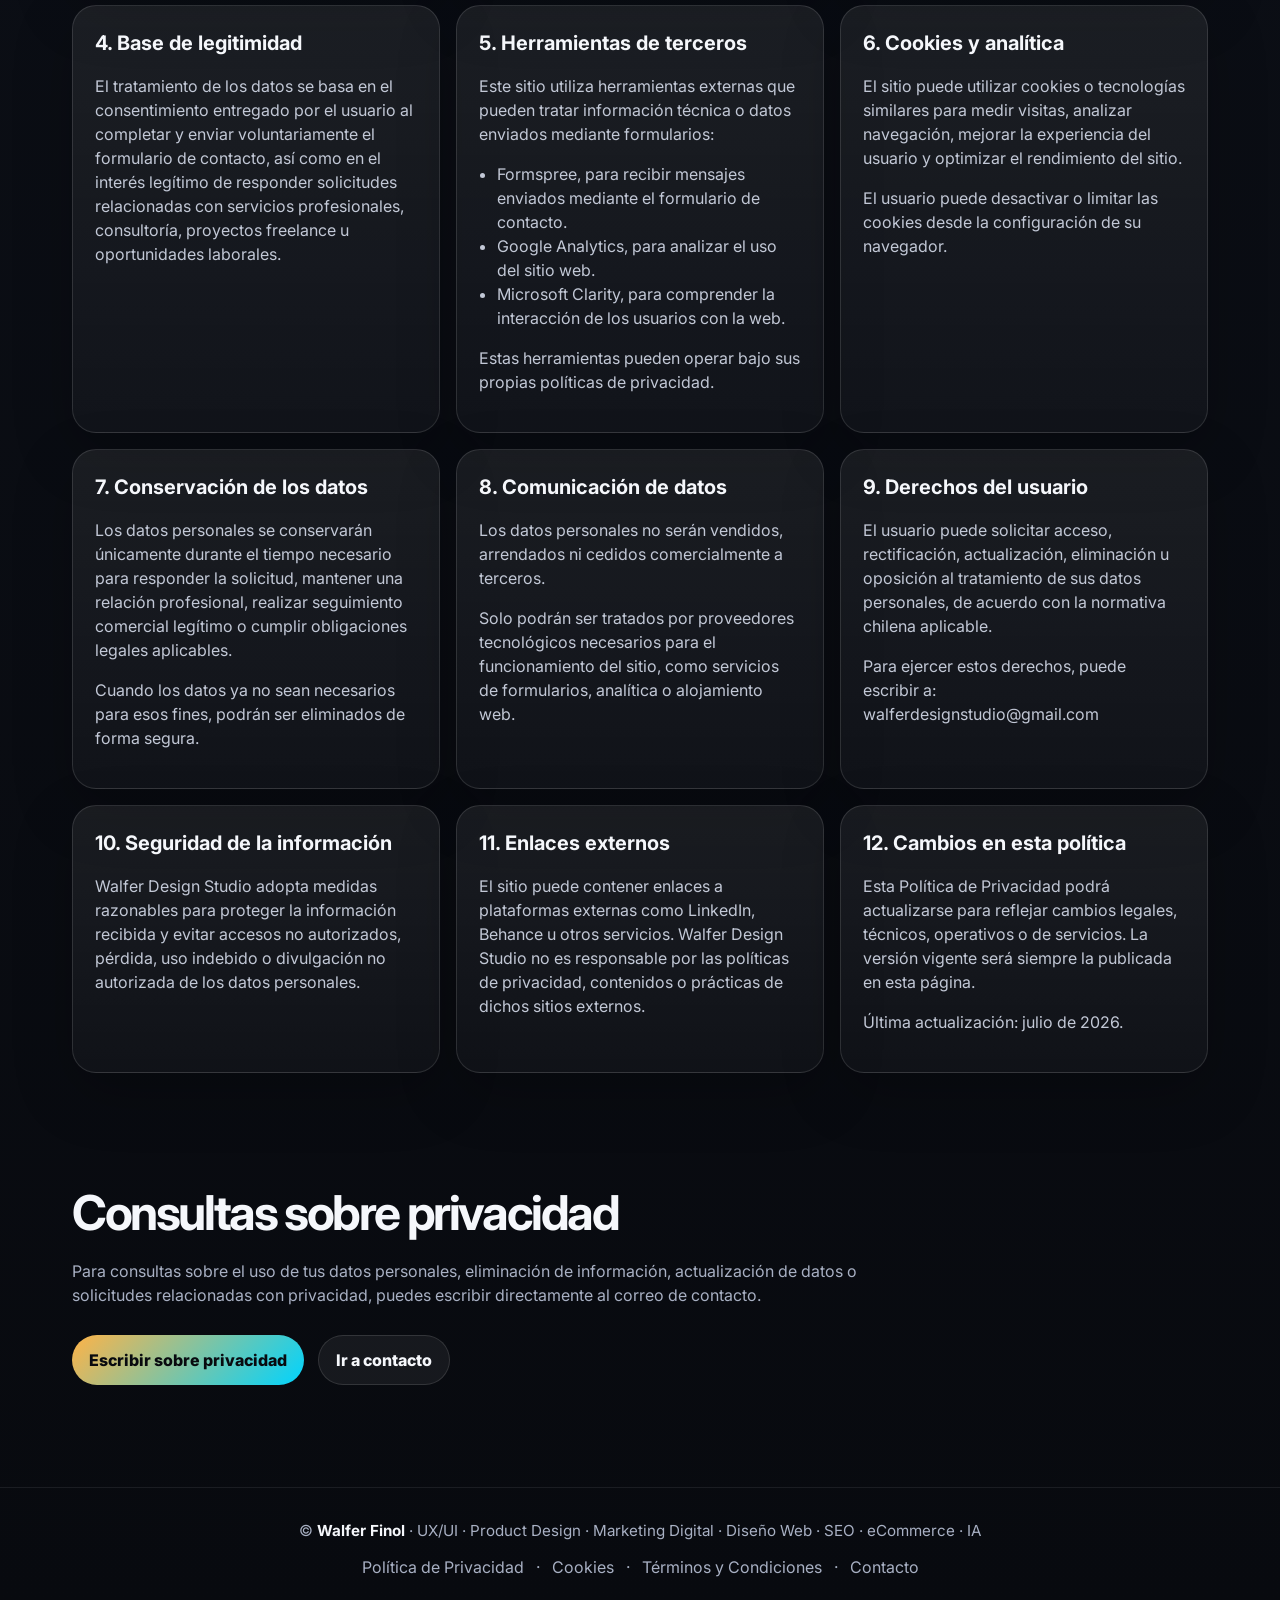
<file: privacy.html>
<!doctype html>
<html lang="es">

<head>

<!-- ANALYTICS: Google tag (gtag.js) -->
<script async src="https://www.googletagmanager.com/gtag/js?id=G-MT0SFM775N"></script>
<script>
window.dataLayer = window.dataLayer || [];
function gtag(){dataLayer.push(arguments);}
gtag('js', new Date());
gtag('config', 'G-MT0SFM775N');
</script>

<!-- ANALYTICS: Microsoft Clarity -->
<script type="text/javascript">
(function(c,l,a,r,i,t,y){
    c[a]=c[a]||function(){(c[a].q=c[a].q||[]).push(arguments)};
    t=l.createElement(r);t.async=1;
    t.src="https://www.clarity.ms/tag/"+i;
    y=l.getElementsByTagName(r)[0];
    y.parentNode.insertBefore(t,y);
})(window, document, "clarity", "script", "xgtmc3ifze");
</script>

<!-- CONFIGURACIÓN BÁSICA DEL DOCUMENTO -->
<meta charset="utf-8">
<meta name="viewport" content="width=device-width, initial-scale=1">

<!-- SEO: POLÍTICA DE PRIVACIDAD -->
<title>Política de Privacidad | Walfer Design Studio</title>

<!-- SEO: DESCRIPCIÓN PARA GOOGLE -->
<meta name="description" content="Política de Privacidad de Walfer Design Studio. Información sobre el uso de datos personales, formulario de contacto, Google Analytics, Microsoft Clarity y derechos del usuario en Chile.">

<!-- SEO: INDEXACIÓN -->
<meta name="robots" content="index, follow, max-image-preview:large, max-snippet:-1, max-video-preview:-1">

<!-- SEO: URL OFICIAL DE PRIVACIDAD -->
<link rel="canonical" href="https://www.walferdesignstudio.com/privacy.html">

<!-- SEO: PALABRAS CLAVE REFERENCIALES -->
<meta name="keywords" content="política de privacidad, protección de datos personales, Ley 19.628, Ley 21.719, Chile, Walfer Design Studio, formulario de contacto, Google Analytics, Microsoft Clarity, datos personales">

<!-- OPEN GRAPH: VISTA PREVIA PARA LINKEDIN, FACEBOOK Y WHATSAPP -->
<meta property="og:title" content="Política de Privacidad | Walfer Design Studio">
<meta property="og:description" content="Conoce cómo Walfer Design Studio trata los datos personales enviados por formularios, herramientas analíticas y medios de contacto.">
<meta property="og:type" content="website">
<meta property="og:url" content="https://www.walferdesignstudio.com/privacy.html">
<meta property="og:image" content="https://www.walferdesignstudio.com/logo.png">

<!-- TWITTER / X CARD: VISTA PREVIA AL COMPARTIR -->
<meta name="twitter:card" content="summary_large_image">
<meta name="twitter:title" content="Política de Privacidad | Walfer Design Studio">
<meta name="twitter:description" content="Información sobre tratamiento de datos personales, formulario de contacto, Analytics, Clarity y derechos de privacidad en Chile.">
<meta name="twitter:image" content="https://www.walferdesignstudio.com/logo.png">

<!-- DATOS ESTRUCTURADOS: SCHEMA.ORG PARA GOOGLE E IA -->
<script type="application/ld+json">
{
  "@context": "https://schema.org",
  "@graph": [
    {
      "@type": "PrivacyPolicy",
      "@id": "https://www.walferdesignstudio.com/privacy.html#privacy",
      "url": "https://www.walferdesignstudio.com/privacy.html",
      "name": "Política de Privacidad de Walfer Design Studio",
      "description": "Política de privacidad sobre el tratamiento de datos personales recopilados a través del sitio web, formularios de contacto, herramientas analíticas y medios digitales.",
      "inLanguage": "es",
      "isPartOf": {
        "@id": "https://www.walferdesignstudio.com/#website"
      },
      "about": {
        "@id": "https://www.walferdesignstudio.com/#person"
      }
    },
    {
      "@type": "Person",
      "@id": "https://www.walferdesignstudio.com/#person",
      "name": "Walfer Finol",
      "url": "https://www.walferdesignstudio.com/",
      "image": "https://www.walferdesignstudio.com/logo.png",
      "email": "mailto:walferdesignstudio@gmail.com",
      "jobTitle": [
        "UX/UI Designer",
        "Product Designer",
        "Marketing Digital Specialist",
        "Web Designer"
      ],
      "sameAs": [
        "https://www.linkedin.com/in/walferfinocc7d/",
        "https://www.behance.net/walferfinocc7d"
      ]
    },
    {
      "@type": "WebSite",
      "@id": "https://www.walferdesignstudio.com/#website",
      "url": "https://www.walferdesignstudio.com/",
      "name": "Walfer Design Studio",
      "publisher": {
        "@id": "https://www.walferdesignstudio.com/#person"
      },
      "inLanguage": "es"
    }
  ]
}
</script>

<!-- FUENTES: GOOGLE FONTS -->
<link rel="preconnect" href="https://fonts.googleapis.com">
<link rel="preconnect" href="https://fonts.gstatic.com" crossorigin>

<!-- FUENTE PRINCIPAL: INTER -->
<link href="https://fonts.googleapis.com/css2?family=Inter:wght@400;600;700;800;900&display=swap" rel="stylesheet">

<!-- ESTILOS DEL SITIO -->
<link rel="stylesheet" href="assets/css/styles.css?v=1.0.4">

<!-- FAVICON / LOGO DE PESTAÑA -->
<link rel="icon" type="image/png" href="/logo.png">

<!-- MANIFEST: PWA -->
<link rel="manifest" href="/manifest.webmanifest">
    
</head>

<body>

<!-- HEADER DINÁMICO -->
<div id="site-header"></div>

<!-- HERO / SECCIÓN PRINCIPAL DE PRIVACIDAD -->
<section class="hero">

<div class="wrap">

<span class="eyebrow">Privacidad</span>

<h1>
Política de
<span class="grad">Privacidad.</span>
</h1>

<p class="lead">
Esta política explica cómo Walfer Finol, a través de Walfer Design Studio, recopila y utiliza los datos personales entregados por los usuarios al navegar por el sitio o enviar un formulario de contacto.
</p>

</div>

</section>

<!-- SECCIÓN: POLÍTICA DE PRIVACIDAD -->
<section>

<div class="wrap">

<div class="section-title">
<h2>Tratamiento de datos personales</h2>
</div>

<p class="muted" style="max-width:850px; margin-bottom:28px;">
Esta política se redacta considerando la normativa chilena vigente sobre protección de datos personales, incluyendo la Ley N° 19.628 sobre Protección de la Vida Privada y las adecuaciones introducidas por la Ley N° 21.719, cuya entrada en vigencia plena está prevista para el 1 de diciembre de 2026.
</p>

<div class="grid">

<div class="card">

<h3>1. Responsable del tratamiento</h3>

<p>
El responsable del tratamiento de los datos personales recopilados a través de este sitio web es Walfer Finol, titular de Walfer Design Studio.
</p>

<p>
<strong>Correo de contacto:</strong><br>
<a href="mailto:walferdesignstudio@gmail.com">walferdesignstudio@gmail.com</a>
</p>

</div>

<div class="card">

<h3>2. Datos que se pueden recopilar</h3>

<p>
Este sitio puede recopilar datos personales cuando el usuario envía voluntariamente un formulario de contacto o se comunica por correo electrónico.
</p>

<ul>
<li>Nombre.</li>
<li>Correo electrónico.</li>
<li>Servicio o tipo de proyecto solicitado.</li>
<li>Mensaje enviado por el usuario.</li>
<li>Información técnica de navegación mediante herramientas analíticas.</li>
</ul>

</div>

<div class="card">

<h3>3. Finalidad del tratamiento</h3>

<p>
Los datos personales se utilizan exclusivamente para responder solicitudes, contactar al usuario, evaluar proyectos, entregar información sobre servicios profesionales, coordinar reuniones, enviar propuestas o dar continuidad a una comunicación iniciada por el propio usuario.
</p>

<p>
Al enviar un formulario de contacto, el usuario autoriza expresamente a Walfer Finol a utilizar los datos entregados para contactarlo en relación con su consulta, proyecto, solicitud de servicio, propuesta profesional u oportunidad laboral.
</p>

</div>

<div class="card">

<h3>4. Base de legitimidad</h3>

<p>
El tratamiento de los datos se basa en el consentimiento entregado por el usuario al completar y enviar voluntariamente el formulario de contacto, así como en el interés legítimo de responder solicitudes relacionadas con servicios profesionales, consultoría, proyectos freelance u oportunidades laborales.
</p>

</div>

<div class="card">

<h3>5. Herramientas de terceros</h3>

<p>
Este sitio utiliza herramientas externas que pueden tratar información técnica o datos enviados mediante formularios:
</p>

<ul>
<li>Formspree, para recibir mensajes enviados mediante el formulario de contacto.</li>
<li>Google Analytics, para analizar el uso del sitio web.</li>
<li>Microsoft Clarity, para comprender la interacción de los usuarios con la web.</li>
</ul>

<p>
Estas herramientas pueden operar bajo sus propias políticas de privacidad.
</p>

</div>

<div class="card">

<h3>6. Cookies y analítica</h3>

<p>
El sitio puede utilizar cookies o tecnologías similares para medir visitas, analizar navegación, mejorar la experiencia del usuario y optimizar el rendimiento del sitio.
</p>

<p>
El usuario puede desactivar o limitar las cookies desde la configuración de su navegador.
</p>

</div>

<div class="card">

<h3>7. Conservación de los datos</h3>

<p>
Los datos personales se conservarán únicamente durante el tiempo necesario para responder la solicitud, mantener una relación profesional, realizar seguimiento comercial legítimo o cumplir obligaciones legales aplicables.
</p>

<p>
Cuando los datos ya no sean necesarios para esos fines, podrán ser eliminados de forma segura.
</p>

</div>

<div class="card">

<h3>8. Comunicación de datos</h3>

<p>
Los datos personales no serán vendidos, arrendados ni cedidos comercialmente a terceros.
</p>

<p>
Solo podrán ser tratados por proveedores tecnológicos necesarios para el funcionamiento del sitio, como servicios de formularios, analítica o alojamiento web.
</p>

</div>

<div class="card">

<h3>9. Derechos del usuario</h3>

<p>
El usuario puede solicitar acceso, rectificación, actualización, eliminación u oposición al tratamiento de sus datos personales, de acuerdo con la normativa chilena aplicable.
</p>

<p>
Para ejercer estos derechos, puede escribir a:
<br>
<a href="mailto:walferdesignstudio@gmail.com">walferdesignstudio@gmail.com</a>
</p>

</div>

<div class="card">

<h3>10. Seguridad de la información</h3>

<p>
Walfer Design Studio adopta medidas razonables para proteger la información recibida y evitar accesos no autorizados, pérdida, uso indebido o divulgación no autorizada de los datos personales.
</p>

</div>

<div class="card">

<h3>11. Enlaces externos</h3>

<p>
El sitio puede contener enlaces a plataformas externas como LinkedIn, Behance u otros servicios. Walfer Design Studio no es responsable por las políticas de privacidad, contenidos o prácticas de dichos sitios externos.
</p>

</div>

<div class="card">

<h3>12. Cambios en esta política</h3>

<p>
Esta Política de Privacidad podrá actualizarse para reflejar cambios legales, técnicos, operativos o de servicios. La versión vigente será siempre la publicada en esta página.
</p>

<p>
Última actualización: julio de 2026.
</p>

</div>

</div>

</div>

</section>

<!-- SECCIÓN: CONTACTO PRIVACIDAD -->
<section>

<div class="wrap">

<div class="section-title">
<h2>Consultas sobre privacidad</h2>
</div>

<p class="muted" style="max-width:850px; margin-bottom:28px;">
Para consultas sobre el uso de tus datos personales, eliminación de información, actualización de datos o solicitudes relacionadas con privacidad, puedes escribir directamente al correo de contacto.
</p>

<div class="hero-actions">
<a class="btn brand" href="mailto:walferdesignstudio@gmail.com">Escribir sobre privacidad</a>
<a class="btn ghost" href="contact.html">Ir a contacto</a>
</div>

</div>

</section>

<!-- FOOTER DINÁMICO -->
<div id="site-footer"></div>

<!-- JAVASCRIPT PRINCIPAL -->
<script src="assets/js/main.js?v=1.0.1"></script>

</body>

</html>
</file>
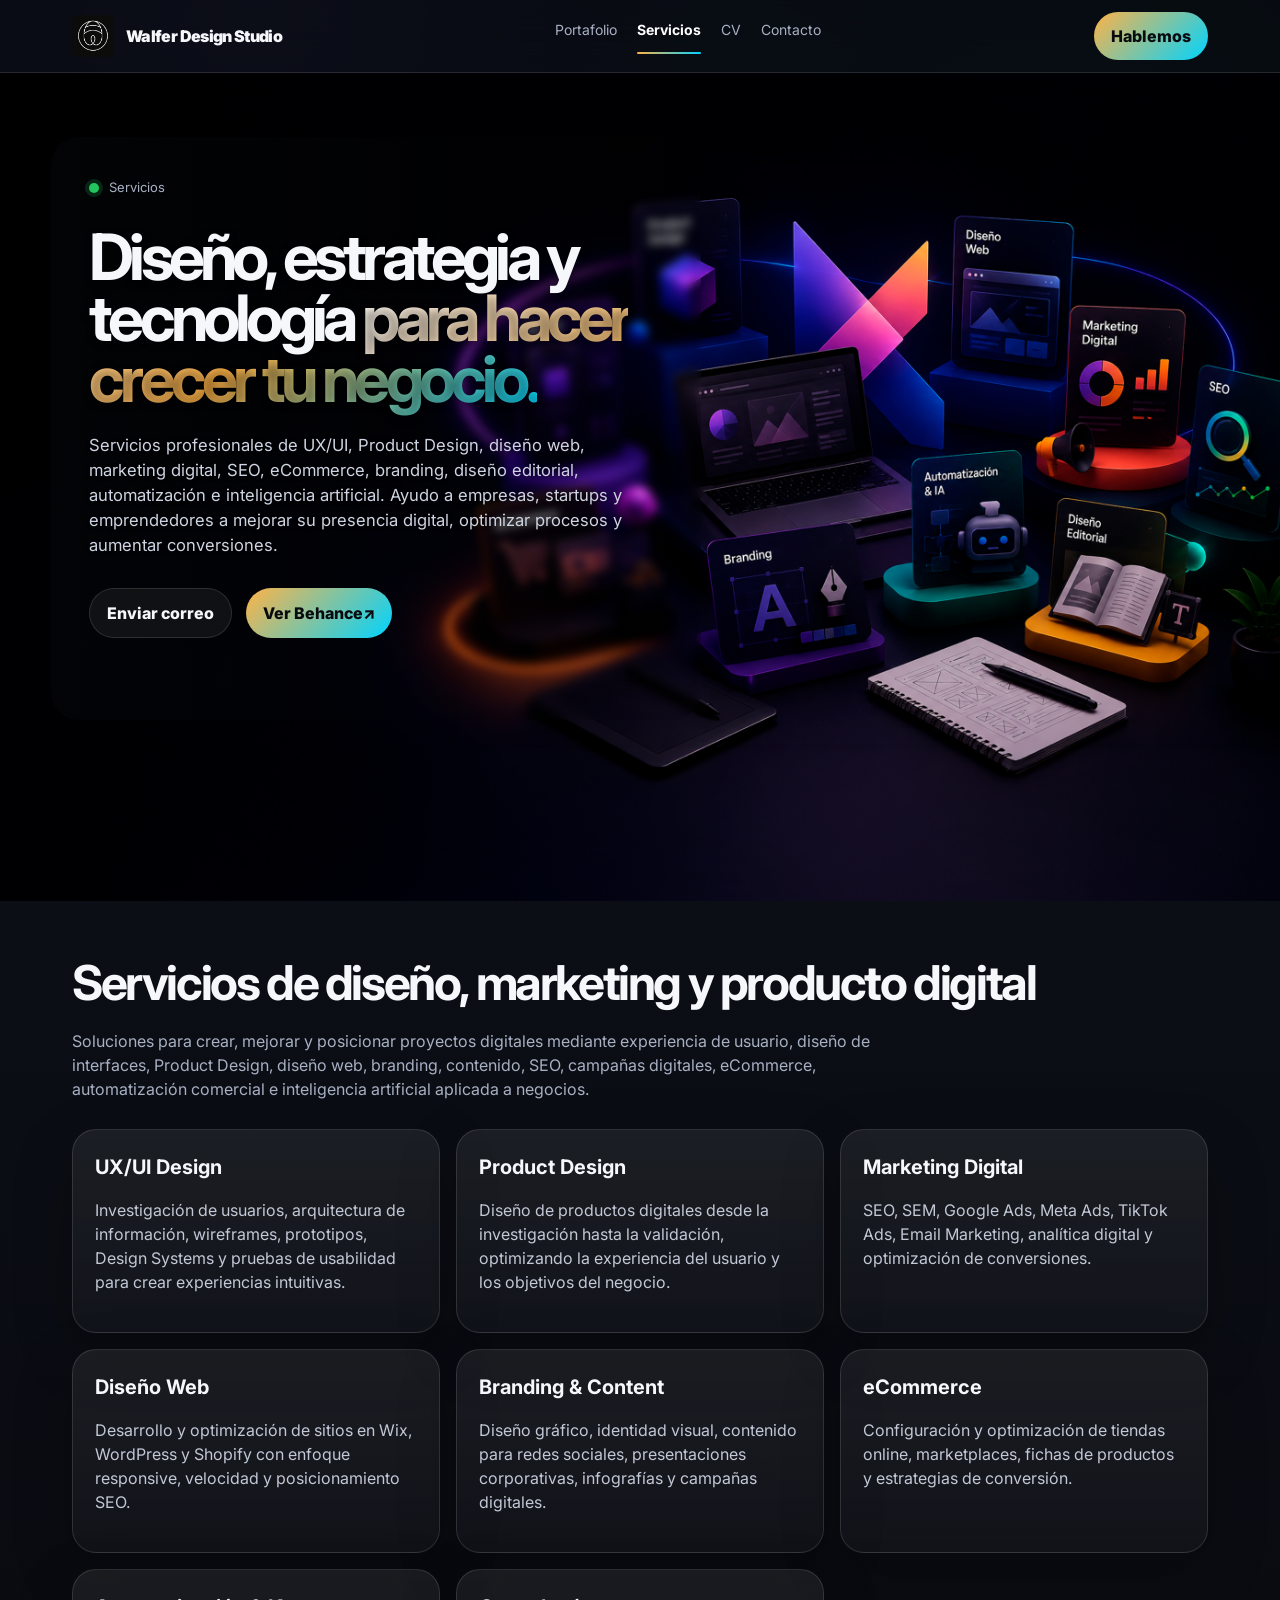
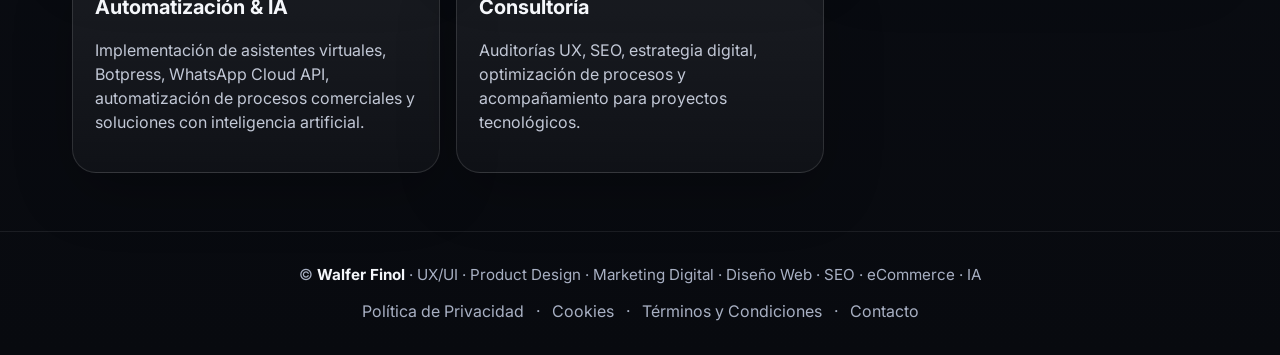
<file: services.html>
<!doctype html>
<html lang="es">

<head>

<!-- ANALYTICS: Google tag (gtag.js) -->
<script async src="https://www.googletagmanager.com/gtag/js?id=G-MT0SFM775N"></script>
<script>
window.dataLayer = window.dataLayer || [];
function gtag(){dataLayer.push(arguments);}
gtag('js', new Date());
gtag('config', 'G-MT0SFM775N');
</script>

<!-- ANALYTICS: Microsoft Clarity -->
<script type="text/javascript">
(function(c,l,a,r,i,t,y){
    c[a]=c[a]||function(){(c[a].q=c[a].q||[]).push(arguments)};
    t=l.createElement(r);t.async=1;
    t.src="https://www.clarity.ms/tag/"+i;
    y=l.getElementsByTagName(r)[0];
    y.parentNode.insertBefore(t,y);
})(window, document, "clarity", "script", "xgtmc3ifze");
</script>

<!-- CONFIGURACIÓN BÁSICA DEL DOCUMENTO -->
<meta charset="utf-8">
<meta name="viewport" content="width=device-width, initial-scale=1">

<!-- SEO: SERVICIOS -->
<title>Servicios Walfer Finol | UX/UI, Diseño Web, Marketing Digital y Automatización</title>

<!-- SEO: DESCRIPCIÓN PARA GOOGLE -->
<meta name="description" content="Servicios profesionales de UX/UI, Product Design, diseño web, marketing digital, SEO, eCommerce, branding, diseño editorial, automatización e inteligencia artificial para empresas, startups y emprendedores.">

<!-- SEO: INDEXACIÓN -->
<meta name="robots" content="index, follow, max-image-preview:large, max-snippet:-1, max-video-preview:-1">

<!-- SEO: URL OFICIAL DE SERVICIOS -->
<link rel="canonical" href="https://www.walferdesignstudio.com/services.html">

<!-- SEO: PALABRAS CLAVE REFERENCIALES -->
<meta name="keywords" content="servicios UX/UI, UX UI Designer freelance, Product Designer freelance, diseño web, marketing digital, SEO, eCommerce, branding, diseño editorial, automatización, inteligencia artificial, consultoría UX, diseño de interfaces, Figma, Google Ads, Chile">

<!-- OPEN GRAPH: VISTA PREVIA PARA LINKEDIN, FACEBOOK Y WHATSAPP -->
<meta property="og:title" content="Servicios Walfer Finol | UX/UI, Diseño Web y Marketing Digital">
<meta property="og:description" content="Servicios de UX/UI, Product Design, diseño web, marketing digital, SEO, eCommerce, branding, automatización e inteligencia artificial para empresas y emprendedores.">
<meta property="og:type" content="website">
<meta property="og:url" content="https://www.walferdesignstudio.com/services.html">
<meta property="og:image" content="https://www.walferdesignstudio.com/logo.png">

<!-- TWITTER / X CARD: VISTA PREVIA AL COMPARTIR -->
<meta name="twitter:card" content="summary_large_image">
<meta name="twitter:title" content="Servicios Walfer Finol | UX/UI y Product Design">
<meta name="twitter:description" content="UX/UI, Product Design, diseño web, branding, marketing digital, SEO, eCommerce y automatización para empresas, startups y emprendedores.">
<meta name="twitter:image" content="https://www.walferdesignstudio.com/logo.png">

<!-- DATOS ESTRUCTURADOS: SCHEMA.ORG PARA GOOGLE E IA -->
<script type="application/ld+json">
{
  "@context": "https://schema.org",
  "@graph": [
    {
      "@type": "Service",
      "@id": "https://www.walferdesignstudio.com/services.html#services",
      "name": "Servicios de UX/UI, Product Design, Diseño Web y Marketing Digital",
      "url": "https://www.walferdesignstudio.com/services.html",
      "description": "Servicios profesionales de UX/UI, Product Design, diseño web, marketing digital, SEO, eCommerce, branding, diseño editorial, automatización e inteligencia artificial aplicada a negocios.",
      "provider": {
        "@id": "https://www.walferdesignstudio.com/#person"
      },
      "areaServed": {
        "@type": "Country",
        "name": "Chile"
      },
      "serviceType": [
        "UX/UI Design",
        "Product Design",
        "Diseño Web",
        "Marketing Digital",
        "SEO",
        "eCommerce",
        "Branding",
        "Diseño Editorial",
        "Automatización",
        "Inteligencia Artificial aplicada a negocios"
      ],
      "inLanguage": "es"
    },
    {
      "@type": "ProfessionalService",
      "@id": "https://www.walferdesignstudio.com/#professionalservice",
      "name": "Walfer Design Studio",
      "url": "https://www.walferdesignstudio.com/",
      "image": "https://www.walferdesignstudio.com/logo.png",
      "description": "Servicios profesionales de diseño UX/UI, Product Design, diseño web, marketing digital, SEO, eCommerce, branding, automatización e inteligencia artificial.",
      "founder": {
        "@id": "https://www.walferdesignstudio.com/#person"
      },
      "areaServed": {
        "@type": "Country",
        "name": "Chile"
      },
      "inLanguage": "es"
    },
    {
      "@type": "Person",
      "@id": "https://www.walferdesignstudio.com/#person",
      "name": "Walfer Finol",
      "url": "https://www.walferdesignstudio.com/",
      "image": "https://www.walferdesignstudio.com/logo.png",
      "jobTitle": [
        "UX/UI Designer",
        "Product Designer",
        "Marketing Digital Specialist",
        "Web Designer"
      ],
      "knowsAbout": [
        "UX/UI Design",
        "Product Design",
        "Diseño Web",
        "Marketing Digital",
        "SEO",
        "eCommerce",
        "Branding",
        "Diseño Editorial",
        "Automatización",
        "Inteligencia Artificial aplicada a negocios",
        "Figma",
        "Google Ads",
        "Meta Ads",
        "Google Analytics"
      ],
      "sameAs": [
        "https://www.behance.net/walferfinocc7d"
      ]
    },
    {
      "@type": "WebSite",
      "@id": "https://www.walferdesignstudio.com/#website",
      "url": "https://www.walferdesignstudio.com/",
      "name": "Walfer Design Studio",
      "description": "Portafolio profesional y servicios de UX/UI, Product Design, diseño web, marketing digital, eCommerce, SEO, branding y automatización.",
      "publisher": {
        "@id": "https://www.walferdesignstudio.com/#person"
      },
      "inLanguage": "es"
    }
  ]
}
</script>

<!-- FUENTES: GOOGLE FONTS -->
<link rel="preconnect" href="https://fonts.googleapis.com">
<link rel="preconnect" href="https://fonts.gstatic.com" crossorigin>

<!-- FUENTE PRINCIPAL: INTER -->
<link href="https://fonts.googleapis.com/css2?family=Inter:wght@400;600;700;800;900&display=swap" rel="stylesheet">

<!-- ESTILOS DEL SITIO -->
<link rel="stylesheet" href="assets/css/styles.css?v=1.0.4">

<!-- FAVICON / LOGO DE PESTAÑA -->
<link rel="icon" type="image/png" href="/logo.png">

<!-- MANIFEST: PWA -->
<link rel="manifest" href="/manifest.webmanifest">
    
</head>

<body>

<!-- HEADER DINÁMICO -->
<div id="site-header"></div>

<!-- HERO / SECCIÓN PRINCIPAL DE SERVICIOS -->
<section class="hero">

<div class="wrap hero-layout">

<div class="hero-content">

<span class="eyebrow">
    <span class="status-dot"></span>Servicios</span>

<h1>
Diseño, estrategia y tecnología
<span class="grad">para hacer crecer tu negocio.</span>
</h1>

<!-- CLUSTER SEO VISIBLE: RESUMEN PROFESIONAL DE SERVICIOS -->
<p class="lead">
Servicios profesionales de UX/UI, Product Design, diseño web, marketing digital, SEO, eCommerce, branding, diseño editorial, automatización e inteligencia artificial. Ayudo a empresas, startups y emprendedores a mejorar su presencia digital, optimizar procesos y aumentar conversiones.
</p>

<div class="hero-actions">
<a class="btn ghost" href="mailto:walferdesignstudio@gmail.com">Enviar correo</a>
<a href="https://www.behance.net/walferfinocc7d"
   target="_blank"
   rel="noopener noreferrer"
   class="btn brand">
   Ver Behance↗
</a>
</div>

</div>

<!-- IMAGEN DEL HERO DE SERVICIOS -->
<div class="hero-image">

    <img
        src="./Images/Imagen servicios.png"
        alt="Imagen visual del portafolio de proyectos UX/UI, diseño web y marketing digital de Walfer Finol"
        loading="eager"
        decoding="async">

</div>
    
</div>
</div>

</section>

<!-- SECCIÓN: SERVICIOS / CLUSTER SEO VISIBLE -->
<section>

<div class="wrap">

<!-- TÍTULO SEO VISIBLE DE LA SECCIÓN -->
<div class="section-title">
<h2>Servicios de diseño, marketing y producto digital</h2>
</div>

<!-- TEXTO SEO VISIBLE SIN ROMPER EL LAYOUT -->
<p class="muted" style="max-width:850px; margin-bottom:28px;">
Soluciones para crear, mejorar y posicionar proyectos digitales mediante experiencia de usuario, diseño de interfaces, Product Design, diseño web, branding, contenido, SEO, campañas digitales, eCommerce, automatización comercial e inteligencia artificial aplicada a negocios.
</p>

<div class="grid">

<div class="card">

<h3>UX/UI Design</h3>

<p>
Investigación de usuarios, arquitectura de información, wireframes, prototipos, Design Systems y pruebas de usabilidad para crear experiencias intuitivas.
</p>

</div>

<div class="card">

<h3>Product Design</h3>

<p>
Diseño de productos digitales desde la investigación hasta la validación, optimizando la experiencia del usuario y los objetivos del negocio.
</p>

</div>

<div class="card">

<h3>Marketing Digital</h3>

<p>
SEO, SEM, Google Ads, Meta Ads, TikTok Ads, Email Marketing, analítica digital y optimización de conversiones.
</p>

</div>

<div class="card">

<h3>Diseño Web</h3>

<p>
Desarrollo y optimización de sitios en Wix, WordPress y Shopify con enfoque responsive, velocidad y posicionamiento SEO.
</p>

</div>

<div class="card">

<h3>Branding & Content</h3>

<p>
Diseño gráfico, identidad visual, contenido para redes sociales, presentaciones corporativas, infografías y campañas digitales.
</p>

</div>

<div class="card">

<h3>eCommerce</h3>

<p>
Configuración y optimización de tiendas online, marketplaces, fichas de productos y estrategias de conversión.
</p>

</div>

<div class="card">

<h3>Automatización & IA</h3>

<p>
Implementación de asistentes virtuales, Botpress, WhatsApp Cloud API, automatización de procesos comerciales y soluciones con inteligencia artificial.
</p>

</div>

<div class="card">

<h3>Consultoría</h3>

<p>
Auditorías UX, SEO, estrategia digital, optimización de procesos y acompañamiento para proyectos tecnológicos.
</p>

</div>

</div>

</div>

</section>

<!-- FOOTER DINÁMICO -->
<div id="site-footer"></div>

<!-- JAVASCRIPT PRINCIPAL -->
<script src="assets/js/main.js?v=1.0.2"></script>

</body>

</html>
</file>
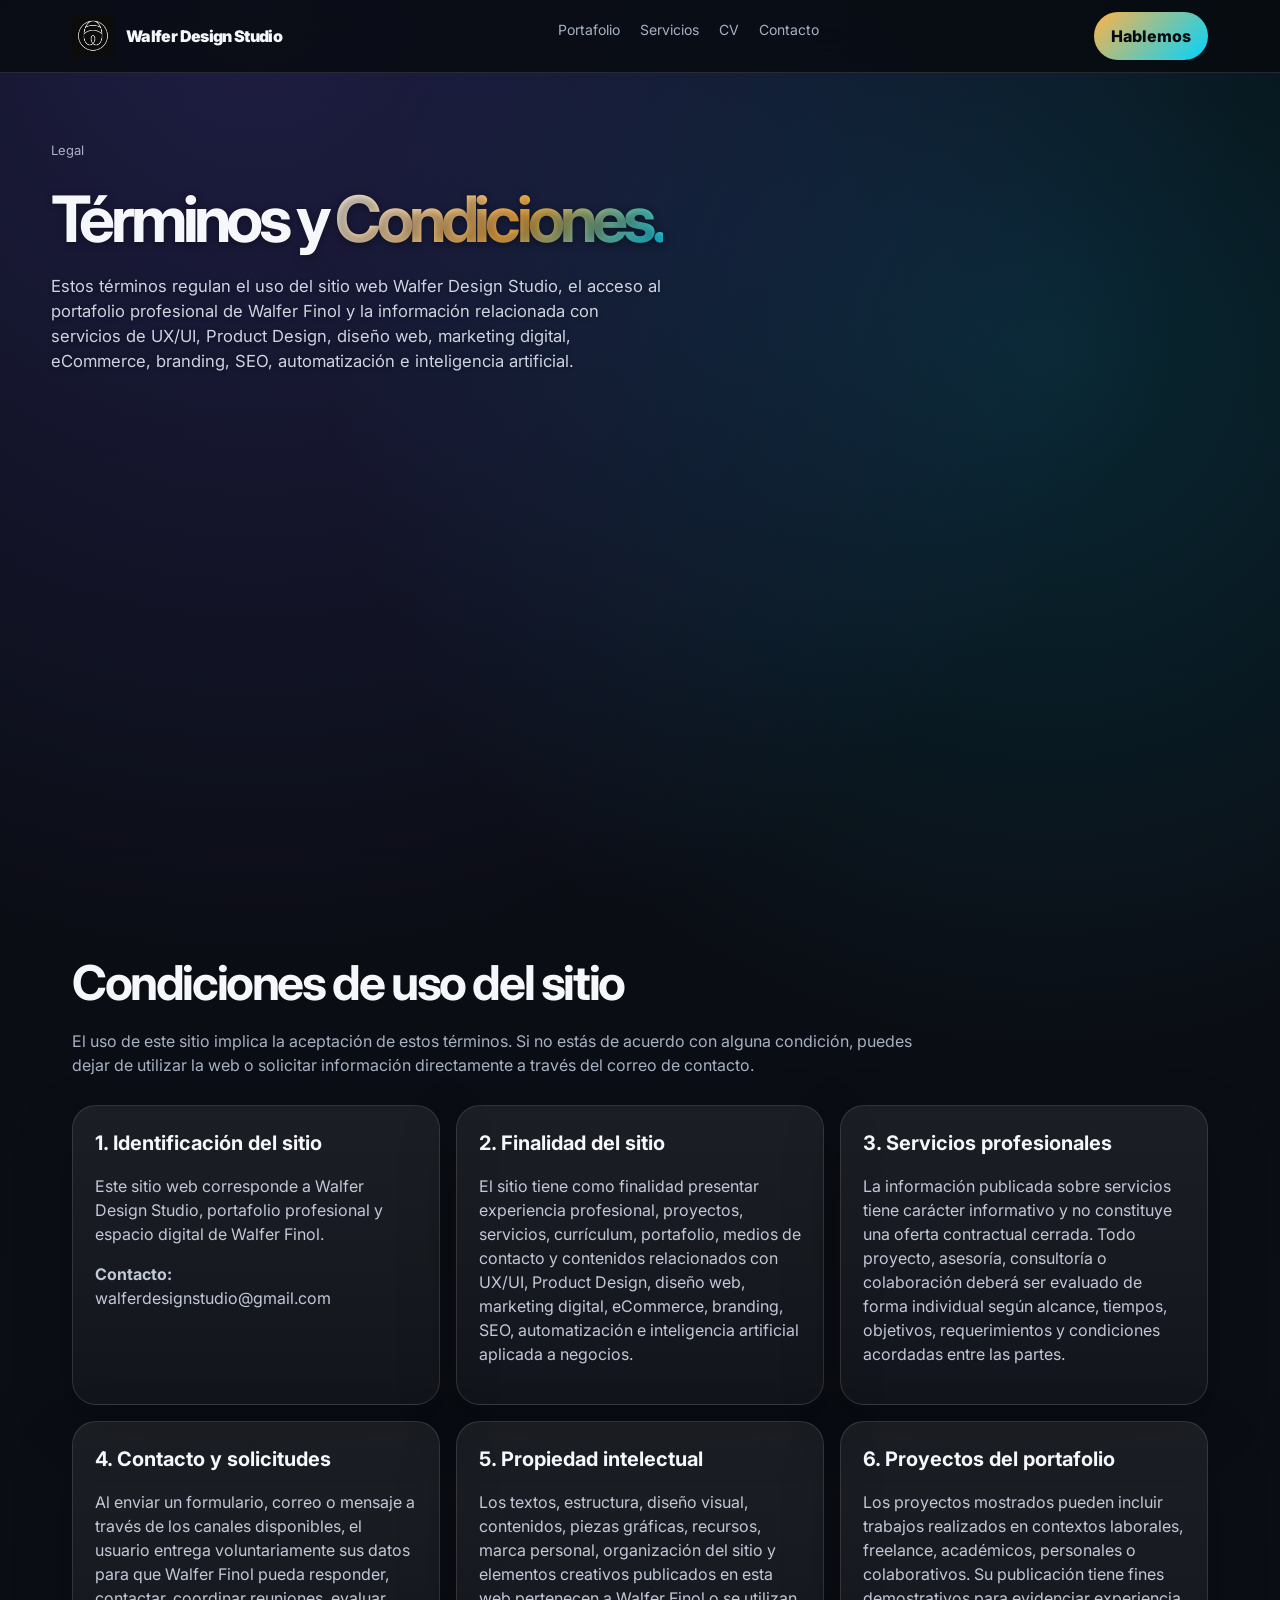
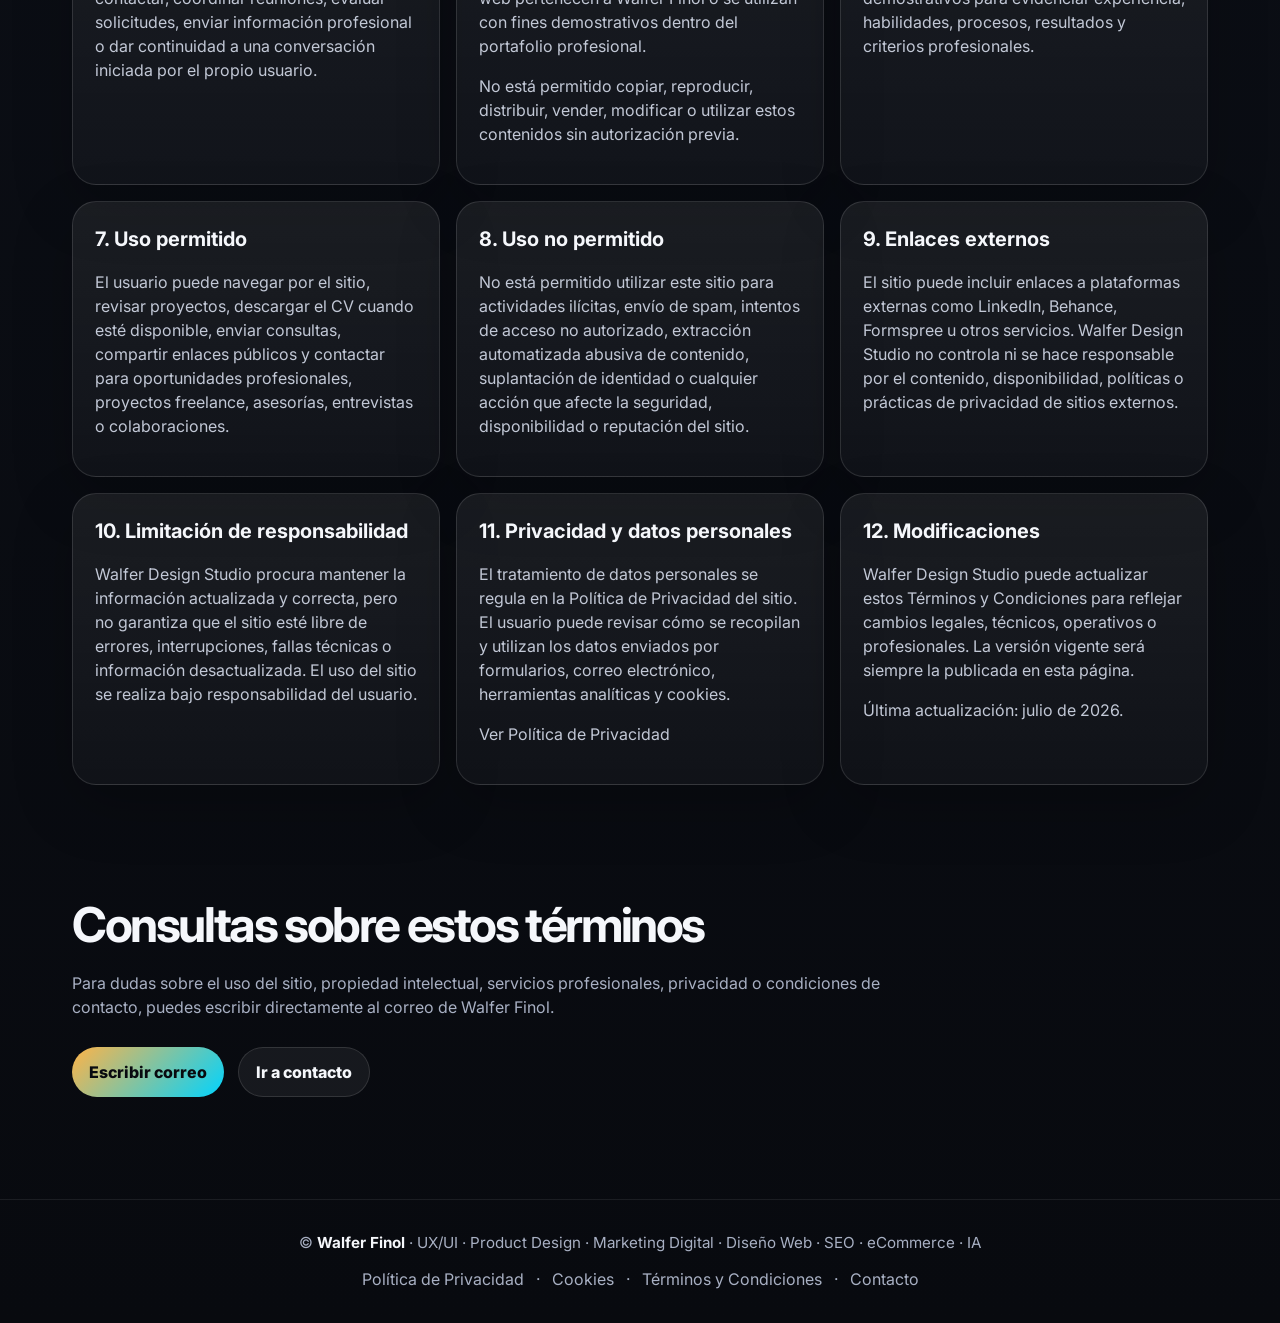
<file: terms.html>
<!doctype html>
<html lang="es">

<head>

<!-- ANALYTICS: Google tag (gtag.js) -->
<script async src="https://www.googletagmanager.com/gtag/js?id=G-MT0SFM775N"></script>
<script>
window.dataLayer = window.dataLayer || [];
function gtag(){dataLayer.push(arguments);}
gtag('js', new Date());
gtag('config', 'G-MT0SFM775N');
</script>

<!-- ANALYTICS: Microsoft Clarity -->
<script type="text/javascript">
(function(c,l,a,r,i,t,y){
    c[a]=c[a]||function(){(c[a].q=c[a].q||[]).push(arguments)};
    t=l.createElement(r);t.async=1;
    t.src="https://www.clarity.ms/tag/"+i;
    y=l.getElementsByTagName(r)[0];
    y.parentNode.insertBefore(t,y);
})(window, document, "clarity", "script", "xgtmc3ifze");
</script>

<!-- CONFIGURACIÓN BÁSICA DEL DOCUMENTO -->
<meta charset="utf-8">
<meta name="viewport" content="width=device-width, initial-scale=1">

<!-- SEO: TÉRMINOS Y CONDICIONES -->
<title>Términos y Condiciones | Walfer Design Studio</title>

<!-- SEO: DESCRIPCIÓN PARA GOOGLE -->
<meta name="description" content="Términos y Condiciones de Walfer Design Studio. Información sobre uso del sitio, propiedad intelectual, portafolio, servicios profesionales, contacto y enlaces externos.">

<!-- SEO: INDEXACIÓN -->
<meta name="robots" content="index, follow, max-image-preview:large, max-snippet:-1, max-video-preview:-1">

<!-- SEO: URL OFICIAL DE TÉRMINOS -->
<link rel="canonical" href="https://www.walferdesignstudio.com/terms.html">

<!-- SEO: PALABRAS CLAVE REFERENCIALES -->
<meta name="keywords" content="términos y condiciones, Walfer Design Studio, Walfer Finol, UX/UI Designer, Product Designer, diseño web, marketing digital, portafolio profesional, servicios freelance, propiedad intelectual, Chile">

<!-- OPEN GRAPH: VISTA PREVIA PARA LINKEDIN, FACEBOOK Y WHATSAPP -->
<meta property="og:title" content="Términos y Condiciones | Walfer Design Studio">
<meta property="og:description" content="Condiciones de uso del sitio web, portafolio, servicios profesionales, propiedad intelectual y contacto de Walfer Design Studio.">
<meta property="og:type" content="website">
<meta property="og:url" content="https://www.walferdesignstudio.com/terms.html">
<meta property="og:image" content="https://www.walferdesignstudio.com/logo.png">

<!-- TWITTER / X CARD: VISTA PREVIA AL COMPARTIR -->
<meta name="twitter:card" content="summary_large_image">
<meta name="twitter:title" content="Términos y Condiciones | Walfer Design Studio">
<meta name="twitter:description" content="Condiciones de uso del sitio, portafolio, servicios profesionales y propiedad intelectual de Walfer Design Studio.">
<meta name="twitter:image" content="https://www.walferdesignstudio.com/logo.png">

<!-- DATOS ESTRUCTURADOS: SCHEMA.ORG PARA GOOGLE E IA -->
<script type="application/ld+json">
{
  "@context": "https://schema.org",
  "@graph": [
    {
      "@type": "WebPage",
      "@id": "https://www.walferdesignstudio.com/terms.html#terms",
      "url": "https://www.walferdesignstudio.com/terms.html",
      "name": "Términos y Condiciones de Walfer Design Studio",
      "description": "Documento sobre condiciones de uso del sitio web, propiedad intelectual, portafolio, servicios profesionales, contacto y enlaces externos.",
      "inLanguage": "es",
      "isPartOf": {
        "@id": "https://www.walferdesignstudio.com/#website"
      },
      "about": {
        "@id": "https://www.walferdesignstudio.com/#person"
      }
    },
    {
      "@type": "Person",
      "@id": "https://www.walferdesignstudio.com/#person",
      "name": "Walfer Finol",
      "url": "https://www.walferdesignstudio.com/",
      "image": "https://www.walferdesignstudio.com/logo.png",
      "email": "mailto:walferdesignstudio@gmail.com",
      "jobTitle": [
        "UX/UI Designer",
        "Product Designer",
        "Marketing Digital Specialist",
        "Web Designer"
      ],
      "sameAs": [
        "https://www.linkedin.com/in/walferfinocc7d/",
        "https://www.behance.net/walferfinocc7d"
      ]
    },
    {
      "@type": "WebSite",
      "@id": "https://www.walferdesignstudio.com/#website",
      "url": "https://www.walferdesignstudio.com/",
      "name": "Walfer Design Studio",
      "publisher": {
        "@id": "https://www.walferdesignstudio.com/#person"
      },
      "inLanguage": "es"
    }
  ]
}
</script>

<!-- FUENTES: GOOGLE FONTS -->
<link rel="preconnect" href="https://fonts.googleapis.com">
<link rel="preconnect" href="https://fonts.gstatic.com" crossorigin>

<!-- FUENTE PRINCIPAL: INTER -->
<link href="https://fonts.googleapis.com/css2?family=Inter:wght@400;600;700;800;900&display=swap" rel="stylesheet">

<!-- ESTILOS DEL SITIO -->
<link rel="stylesheet" href="assets/css/styles.css?v=1.0.4">

<!-- FAVICON / LOGO DE PESTAÑA -->
<link rel="icon" type="image/png" href="/logo.png">

<!-- MANIFEST: PWA -->
<link rel="manifest" href="/manifest.webmanifest">
    
</head>

<body>

<!-- HEADER DINÁMICO -->
<div id="site-header"></div>

<!-- HERO / SECCIÓN PRINCIPAL DE TÉRMINOS -->
<section class="hero">

<div class="wrap">

<span class="eyebrow">Legal</span>

<h1>
Términos y
<span class="grad">Condiciones.</span>
</h1>

<p class="lead">
Estos términos regulan el uso del sitio web Walfer Design Studio, el acceso al portafolio profesional de Walfer Finol y la información relacionada con servicios de UX/UI, Product Design, diseño web, marketing digital, eCommerce, branding, SEO, automatización e inteligencia artificial.
</p>

</div>

</section>

<!-- SECCIÓN: TÉRMINOS Y CONDICIONES -->
<section>

<div class="wrap">

<div class="section-title">
<h2>Condiciones de uso del sitio</h2>
</div>

<p class="muted" style="max-width:850px; margin-bottom:28px;">
El uso de este sitio implica la aceptación de estos términos. Si no estás de acuerdo con alguna condición, puedes dejar de utilizar la web o solicitar información directamente a través del correo de contacto.
</p>

<div class="grid">

<div class="card">

<h3>1. Identificación del sitio</h3>

<p>
Este sitio web corresponde a Walfer Design Studio, portafolio profesional y espacio digital de Walfer Finol.
</p>

<p>
<strong>Contacto:</strong><br>
<a href="mailto:walferdesignstudio@gmail.com">walferdesignstudio@gmail.com</a>
</p>

</div>

<div class="card">

<h3>2. Finalidad del sitio</h3>

<p>
El sitio tiene como finalidad presentar experiencia profesional, proyectos, servicios, currículum, portafolio, medios de contacto y contenidos relacionados con UX/UI, Product Design, diseño web, marketing digital, eCommerce, branding, SEO, automatización e inteligencia artificial aplicada a negocios.
</p>

</div>

<div class="card">

<h3>3. Servicios profesionales</h3>

<p>
La información publicada sobre servicios tiene carácter informativo y no constituye una oferta contractual cerrada. Todo proyecto, asesoría, consultoría o colaboración deberá ser evaluado de forma individual según alcance, tiempos, objetivos, requerimientos y condiciones acordadas entre las partes.
</p>

</div>

<div class="card">

<h3>4. Contacto y solicitudes</h3>

<p>
Al enviar un formulario, correo o mensaje a través de los canales disponibles, el usuario entrega voluntariamente sus datos para que Walfer Finol pueda responder, contactar, coordinar reuniones, evaluar solicitudes, enviar información profesional o dar continuidad a una conversación iniciada por el propio usuario.
</p>

</div>

<div class="card">

<h3>5. Propiedad intelectual</h3>

<p>
Los textos, estructura, diseño visual, contenidos, piezas gráficas, recursos, marca personal, organización del sitio y elementos creativos publicados en esta web pertenecen a Walfer Finol o se utilizan con fines demostrativos dentro del portafolio profesional.
</p>

<p>
No está permitido copiar, reproducir, distribuir, vender, modificar o utilizar estos contenidos sin autorización previa.
</p>

</div>

<div class="card">

<h3>6. Proyectos del portafolio</h3>

<p>
Los proyectos mostrados pueden incluir trabajos realizados en contextos laborales, freelance, académicos, personales o colaborativos. Su publicación tiene fines demostrativos para evidenciar experiencia, habilidades, procesos, resultados y criterios profesionales.
</p>

</div>

<div class="card">

<h3>7. Uso permitido</h3>

<p>
El usuario puede navegar por el sitio, revisar proyectos, descargar el CV cuando esté disponible, enviar consultas, compartir enlaces públicos y contactar para oportunidades profesionales, proyectos freelance, asesorías, entrevistas o colaboraciones.
</p>

</div>

<div class="card">

<h3>8. Uso no permitido</h3>

<p>
No está permitido utilizar este sitio para actividades ilícitas, envío de spam, intentos de acceso no autorizado, extracción automatizada abusiva de contenido, suplantación de identidad o cualquier acción que afecte la seguridad, disponibilidad o reputación del sitio.
</p>

</div>

<div class="card">

<h3>9. Enlaces externos</h3>

<p>
El sitio puede incluir enlaces a plataformas externas como LinkedIn, Behance, Formspree u otros servicios. Walfer Design Studio no controla ni se hace responsable por el contenido, disponibilidad, políticas o prácticas de privacidad de sitios externos.
</p>

</div>

<div class="card">

<h3>10. Limitación de responsabilidad</h3>

<p>
Walfer Design Studio procura mantener la información actualizada y correcta, pero no garantiza que el sitio esté libre de errores, interrupciones, fallas técnicas o información desactualizada. El uso del sitio se realiza bajo responsabilidad del usuario.
</p>

</div>

<div class="card">

<h3>11. Privacidad y datos personales</h3>

<p>
El tratamiento de datos personales se regula en la Política de Privacidad del sitio. El usuario puede revisar cómo se recopilan y utilizan los datos enviados por formularios, correo electrónico, herramientas analíticas y cookies.
</p>

<p>
<a href="privacy.html">Ver Política de Privacidad</a>
</p>

</div>

<div class="card">

<h3>12. Modificaciones</h3>

<p>
Walfer Design Studio puede actualizar estos Términos y Condiciones para reflejar cambios legales, técnicos, operativos o profesionales. La versión vigente será siempre la publicada en esta página.
</p>

<p>
Última actualización: julio de 2026.
</p>

</div>

</div>

</div>

</section>

<!-- SECCIÓN: CONTACTO LEGAL -->
<section>

<div class="wrap">

<div class="section-title">
<h2>Consultas sobre estos términos</h2>
</div>

<p class="muted" style="max-width:850px; margin-bottom:28px;">
Para dudas sobre el uso del sitio, propiedad intelectual, servicios profesionales, privacidad o condiciones de contacto, puedes escribir directamente al correo de Walfer Finol.
</p>

<div class="hero-actions">
<a class="btn brand" href="mailto:walferdesignstudio@gmail.com">Escribir correo</a>
<a class="btn ghost" href="contact.html">Ir a contacto</a>
</div>

</div>

</section>

<!-- FOOTER DINÁMICO -->
<div id="site-footer"></div>

<!-- JAVASCRIPT PRINCIPAL -->
<script src="assets/js/main.js?v=1.0.1"></script>

</body>

</html>
</file>
<file: assets/css/styles.css>
:root{
  --bg:#080A0F;
  --panel:#11141C;
  --panel2:#171B25;
  --text:#F5F7FB;
  --muted:#A8B0C3;
  --line:rgba(255,255,255,.12);
  --brand:#FFB347;
  --brand2:#6C63FF;
  --accent:#00D4FF;
  --radius:24px;
  --max:1180px;
}

*{box-sizing:border-box}

html{scroll-behavior:smooth}

body{
  margin:0;
  font-family:Inter,ui-sans-serif,system-ui,-apple-system,Segoe UI,Roboto,Arial,sans-serif;
  background:
    radial-gradient(circle at 20% 0%,rgba(108,99,255,.22),transparent 32%),
    radial-gradient(circle at 82% 12%,rgba(0,212,255,.14),transparent 26%),
    linear-gradient(180deg,#080A0F,#0B0E15 45%,#080A0F);
  color:var(--text);
  line-height:1.5;
  opacity:0;
  transform:translateY(10px);
  transition:opacity .35s ease, transform .35s ease;
}

body.page-loaded{
  opacity:1;
  transform:translateY(0);
}

body.page-exit{
  opacity:0;
  transform:translateY(-10px);
}

a{
  color:inherit;
  text-decoration:none;
}

.wrap{
  max-width:var(--max);
  margin:auto;
  padding:0 22px;
}

/* NAV */

.nav{
  position:sticky;
  top:0;
  z-index:1000;
  background:rgba(8,10,15,.82);
  backdrop-filter:blur(18px);
  border-bottom:1px solid var(--line);
}

.nav .inner{
  height:72px;
  display:flex;
  align-items:center;
  justify-content:space-between;
  gap:18px;
  position:relative;
}

.logo{
  display:flex;
  align-items:center;
  gap:12px;
  font-weight:900;
  letter-spacing:-.04em;
  white-space:nowrap;
  transition:opacity .25s ease, transform .25s ease;
}

.logo:hover{
  opacity:.9;
  transform:translateY(-1px);
}

.logo-img{
  width:42px;
  height:42px;
  object-fit:contain;
  display:block;
  border-radius:5px;
  transition:transform .25s ease, filter .25s ease, border-radius .25s ease;
}

.logo:hover .logo-img{
  transform:rotate(-6deg) scale(1.06);
  border-radius:10px;
  filter:drop-shadow(0 8px 18px rgba(255,179,71,.25));
}

.links{
  display:flex;
  align-items:center;
  gap:20px;
  color:var(--muted);
  font-size:14px;
}

.links a{
  position:relative;
}

.links a:hover,
.links a.active{
  color:var(--text);
}

.links a{
  position:relative;
  padding-bottom:14px;
}

.links a::after{
  content:"";
  position:absolute;
  left:0;
  bottom:0;
  width:0;
  height:2px;
  border-radius:999px;
  background:linear-gradient(
    90deg,
    var(--brand) 0%,
    var(--accent) 100%
  );
  transition:width .25s ease;
}

.links a:hover::after{
  width:100%;
}

.links a.active::after{
  width:100%;
}

.links a.active{
  color:#fff;
  font-weight:700;
}
.menu-toggle{
  display:none;
}

/* BOTONES */

.btn{
  display:inline-flex;
  align-items:center;
  justify-content:center;
  gap:8px;
  padding:12px 17px;
  border-radius:999px;
  background:var(--text);
  color:#07090E;
  font-weight:800;
  border:1px solid transparent;
  transition:
    background .25s ease,
    color .25s ease,
    border-color .25s ease,
    transform .18s ease,
    box-shadow .25s ease;
}

.btn:hover{
  transform:translateY(-2px);
}

.btn:active{
  transform:translateY(0);
}

.btn.ghost{
  background:rgba(255,255,255,.06);
  color:var(--text);
  border-color:var(--line);
}

.btn.ghost:hover{
  background:rgba(255,255,255,.10);
  border-color:rgba(255,255,255,.35);
  color:#fff;
  box-shadow:0 10px 28px rgba(0,0,0,.22);
}

.btn.brand,
.nav-cta{
  background:linear-gradient(135deg,var(--brand),var(--accent));
  color:#080A0F;
  border:0;
}

.btn.brand:hover,
.nav-cta:hover{
  background:linear-gradient(135deg,var(--accent),var(--brand));
  color:#080A0F;
  box-shadow:0 16px 42px rgba(0,212,255,.22);
}

/* HERO */

.hero{
  padding:92px 0 54px;
}

.eyebrow{
  display:inline-flex;
  padding:8px 12px;
  border:1px solid var(--line);
  border-radius:999px;
  color:var(--muted);
  background:rgba(255,255,255,.04);
  font-size:13px;
}

h1{
  font-size:clamp(44px,8vw,92px);
  line-height:.92;
  letter-spacing:-.075em;
  margin:22px 0 18px;
  max-width:980px;
}

.grad{
  background:linear-gradient(135deg,#fff,var(--brand) 55%,var(--accent));
  -webkit-background-clip:text;
  background-clip:text;
  color:transparent;
}

.lead{
  font-size:clamp(18px,2.4vw,24px);
  color:#CED4E2;
  max-width:820px;
  margin:0 0 28px;
}

.hero-actions{
  display:flex;
  gap:12px;
  flex-wrap:wrap;
}

/* SECCIONES */

.stats{
  display:grid;
  grid-template-columns:repeat(4,1fr);
  gap:14px;
  margin-top:44px;
}

.stat,
.card{
  background:linear-gradient(180deg,rgba(255,255,255,.07),rgba(255,255,255,.03));
  border:1px solid var(--line);
  border-radius:var(--radius);
  padding:22px;
  box-shadow:0 20px 60px rgba(0,0,0,.22);
  transition:transform .25s ease, border-color .25s ease, box-shadow .25s ease;
}

.card:hover,
.stat:hover{
  transform:translateY(-4px);
  border-color:rgba(255,255,255,.22);
  box-shadow:0 26px 70px rgba(0,0,0,.32);
}

.stat strong{
  font-size:28px;
  display:block;
}

.stat span{
  color:var(--muted);
  font-size:13px;
}

section{
  padding:58px 0;
}

.section-title{
  display:flex;
  align-items:end;
  justify-content:space-between;
  gap:22px;
  margin-bottom:22px;
}

h2{
  font-size:clamp(30px,4vw,48px);
  line-height:1;
  letter-spacing:-.05em;
  margin:0;
}

.muted{
  color:var(--muted);
}

.grid{
  display:grid;
  grid-template-columns:repeat(3,1fr);
  gap:16px;
}

.grid.two{
  grid-template-columns:repeat(2,1fr);
}

.card h3{
  margin:0 0 10px;
  font-size:20px;
}

.card p,
.card li{
  color:#C2C8D6;
}

.tagrow{
  display:flex;
  flex-wrap:wrap;
  gap:8px;
  margin-top:14px;
}

.tag{
  font-size:12px;
  color:#DCE2EF;
  border:1px solid var(--line);
  border-radius:999px;
  padding:6px 9px;
  background:rgba(255,255,255,.04);
}

.timeline{
  display:grid;
  gap:14px;
}

.job{
  display:grid;
  grid-template-columns:240px 1fr;
  gap:20px;
}

.job .date{
  color:var(--brand);
  font-weight:800;
}

ul{
  padding-left:18px;
}

.tools{
  columns:4;
}

.tools li{
  break-inside:avoid;
  margin:0 0 8px;
  color:#D5DBE8;
}

.project{
  position:relative;
  overflow:hidden;
  transition:transform .25s ease, border-color .25s ease, box-shadow .25s ease;
}

.project:hover{
  transform:translateY(-4px);
  border-color:rgba(255,255,255,.22);
  box-shadow:0 26px 70px rgba(0,0,0,.32);
}

.form{
  display:grid;
  gap:12px;
}

input,
textarea,
select{
  width:100%;
  padding:14px 16px;
  border-radius:14px;
  border:1px solid var(--line);
  background:#0D1018;
  color:var(--text);
  font:inherit;
}

textarea{
  min-height:130px;
}

.footer{
  padding:38px 0;
  border-top:1px solid var(--line);
  color:var(--muted);
}

/* MOBILE */

@media (max-width:820px){

  body{
    overflow-x:hidden;
    background:
      linear-gradient(180deg,#071426 0%,#00314f 55%,#01263b 100%);
  }

  .wrap{
    padding:0 20px;
  }

  .nav .inner{
    height:98px;
    display:grid;
    grid-template-columns:48px 1fr auto;
    grid-template-rows:52px 32px;
    align-items:center;
    gap:0 12px;
  }

  .menu-toggle{
    display:grid;
    place-items:center;
    grid-column:1;
    grid-row:1;
    width:42px;
    height:42px;
    border-radius:8px;
    border:1px solid rgba(255,255,255,.45);
    background:rgba(255,255,255,.04);
    color:#fff;
    font-size:24px;
    cursor:pointer;
  }

  .logo{
    grid-column:1 / 4;
    grid-row:2;
    justify-self:center;
    gap:6px;
    transform:scale(.72);
    transform-origin:center;
  }

  .logo:hover{
    transform:scale(.72);
  }

  .logo-img{
    width:30px;
    height:30px;
  }

  .logo span{
    font-size:12px;
    line-height:1;
  }

  .nav-cta{
    display:inline-flex;
    grid-column:3;
    grid-row:1;
    padding:10px 22px;
    min-height:42px;
    border-radius:999px;
    font-size:15px;
    background:#f4f7fb;
    color:#080A0F;
  }

  .links{
    display:none;
    position:absolute;
    top:98px;
    left:20px;
    right:20px;
    z-index:999;
    padding:14px;
    border:1px solid rgba(255,255,255,.12);
    border-radius:18px;
    background:rgba(5,10,22,.98);
  }

  .links.open{
    display:grid !important;
    gap:8px;
  }

  .links a{
    display:block;
    padding:13px 14px;
    border-radius:12px;
    color:#fff;
    font-weight:700;
    background:rgba(255,255,255,.06);
  }

  .links a::after{
    display:none;
  }

  .hero{
    padding:52px 0 38px;
  }

  .eyebrow{
    max-width:100%;
    padding:12px 14px;
    font-size:14px;
    line-height:1.35;
  }

  h1{
    max-width:340px;
    font-size:46px;
    line-height:.93;
    letter-spacing:-.075em;
  }

  .grad{
    background:linear-gradient(135deg,#FFC96D 0%,#D7CF70 45%,#00D4FF 100%);
    -webkit-background-clip:text;
    background-clip:text;
    color:transparent;
  }

  .lead{
    max-width:340px;
    font-size:17px;
    line-height:1.45;
  }

  .hero-actions{
    max-width:280px;
    gap:10px;
  }

  .stats,
  .grid,
  .grid.two{
    grid-template-columns:1fr;
  }

  .job{
    grid-template-columns:1fr;
  }

  .tools{
    columns:2;
  }

  section{
    padding:44px 0;
  }

  .section-title{
    display:block;
  }
}
.links a.active{
  color:#fff !important;
  font-weight:700 !important;
}

.links a.active::after{
  width:100% !important;
}
/* LINEA FIJA EN SECCIÓN ACTIVA */

.links a.active{
  color:#fff !important;
  font-weight:700 !important;
}

.links a.active::after{
  display:block !important;
  width:100% !important;
  opacity:1 !important;
}

/* ===========================
   TOPBAR MOBILE DEFINITIVO
   =========================== */

@media (max-width:820px){

  .nav .inner{
    display:grid;
    grid-template-columns:52px 1fr auto;
    align-items:center;
    gap:10px;

    height:72px;
    padding:8px 16px;
  }

  .menu-toggle{
    display:grid;
    place-items:center;

    width:42px;
    height:42px;

    margin:0;
    justify-self:start;
  }

  .logo{
    display:flex;
    align-items:center;
    justify-content:center;
    gap:8px;

    margin:0;
    transform:none;
  }

  .logo:hover{
    transform:none;
  }

  .logo-img{
    width:34px;
    height:34px;
  }

  .logo span{
    font-size:11px;
    white-space:nowrap;
    line-height:1;
  }

  .nav-cta{
    justify-self:end;

    height:36px;
    padding:0 16px;

    font-size:13px;

    background:linear-gradient(135deg,var(--brand),var(--accent));
    color:#080A0F;
  }

  .links{
    top:72px;
  }
}
/* FIX LOGO MOBILE EN UNA SOLA LÍNEA */

@media (max-width:820px){

  .logo{
    grid-column:2 !important;
    grid-row:1 !important;
    align-self:center !important;
    justify-self:center !important;

    display:flex !important;
    flex-direction:row !important;
    align-items:center !important;
    justify-content:center !important;

    gap:8px !important;
    margin:0 !important;
    transform:none !important;
  }

  .logo-img{
    width:32px !important;
    height:32px !important;
  }

  .logo span{
    display:inline-block !important;
    margin:0 !important;
    font-size:11px !important;
    line-height:1 !important;
    white-space:nowrap !important;
  }
}
/* AJUSTE HERO MOBILE */

@media (max-width:820px){

  /* Reduce el espacio entre el menú y el contenido */
  .hero{
    padding-top:8px !important;
  }

  /* Badge superior */
  .eyebrow{
    display:flex !important;
    align-items:center !important;
    justify-content:center !important;

    max-width:330px !important;
    margin:0 auto 18px auto !important;
    padding:8px 14px !important;

    font-size:10px !important;
    line-height:1.3 !important;
    text-align:center !important;
  }

}
.behance-btn{
    display:inline-flex;
    align-items:center;
    margin-top:28px;
    padding:14px 24px;
    border:1px solid rgba(255,255,255,.15);
    border-radius:999px;
    color:#fff;
    text-decoration:none;
    font-weight:600;
    transition:.3s ease;
}

.behance-btn:hover{
    border-color:#1769FF;
    background:#1769FF;
    transform:translateY(-2px);
}
/* ==========================
   FOOTER
========================== */

.footer{
  padding:32px 20px;
  border-top:1px solid rgba(255,255,255,.08);
  text-align:center;
}

.footer p{
  margin:0 0 12px;
  color:var(--muted);
  font-size:.95rem;
}

.footer strong{
  color:var(--text);
}

.footer-links{
  display:flex;
  justify-content:center;
  align-items:center;
  gap:12px;
  flex-wrap:wrap;
}

.footer-links a{
  color:var(--muted);
  text-decoration:none;
  transition:.25s;
}

.footer-links a:hover{
  color:var(--brand);
}

.footer-links span{
  color:var(--muted);
}

/* ==========================
   INDICADOR DE DISPONIBILIDAD
   ========================== */

.eyebrow{
  border:none !important;
  background:none !important;
  padding:0 !important;
  display:inline-flex;
  align-items:center;
  gap:10px;
}

.status-dot{
  width:10px;
  height:10px;
  border-radius:50%;
  background:#22c55e;
  flex-shrink:0;
  box-shadow:0 0 0 4px rgba(34,197,94,.18);
}

/* ==========================
   AJUSTE ESPACIADO HOME MOBILE
   ========================== */

@media (max-width:820px){

  /* Reduce el espacio grande entre secciones */
  section{
    padding:28px 0 !important;
  }

  /* Ajusta el espacio antes de Experiencia destacada */
  .grid{
    margin-bottom:8px !important;
  }

  /* Separa mejor el título del botón */
  .section-title{
    margin-bottom:18px !important;
  }

  .section-title h2{
    margin-bottom:10px !important;
  }

  /* Evita que el botón quede pegado al título */
  .section-title .btn{
    margin-top:4px !important;
  }
}
/* ==========================
   AJUSTE CONTACTO MOBILE
   ========================== */

@media (max-width:820px){

  /* Reduce el espacio debajo del hero de contacto */
  .hero{
    padding-bottom:18px !important;
  }

  /* Reduce el espacio superior de la sección siguiente */
  .hero + section{
    padding-top:18px !important;
  }

  /* Compacta el título de contacto */
  .section-title{
    margin-bottom:14px !important;
  }

  .section-title h2{
    margin-bottom:8px !important;
  }

  /* Reduce espacio del texto antes de las tarjetas */
  .section-title + .muted{
    margin-bottom:18px !important;
  }
}
/* ==========================================================
   HERO HOME - IMAGEN COMO FONDO REAL
========================================================== */

.hero{
  position:relative;
  width:100%;
  min-height:calc(100vh - 72px);
  margin:0;
  padding:0;
  overflow:hidden;
}

/* Contenido del hero */
.hero-layout,
.hero .wrap{
  position:relative;
  z-index:3;
  width:100%;
  max-width:none;
  min-height:calc(100vh - 72px);
  margin:0;
  padding:clamp(36px, 5vw, 72px) clamp(20px, 4vw, 64px);
}

/* Texto */
.hero-content{
  position:relative;
  z-index:5;
  width:min(100%, 650px);
}

.hero h1{
  max-width:650px;
  margin:28px 0 24px;
  font-size:clamp(38px, 5vw, 82px);
  line-height:.95;
  letter-spacing:-.075em;
}

.hero .lead{
  max-width:620px;
  margin-bottom:30px;
  font-size:clamp(16px, 1.3vw, 22px);
  line-height:1.5;
  color:#CED4E2;
}

.hero-actions{
  display:flex;
  gap:14px;
  flex-wrap:wrap;
  margin-bottom:44px;
}

/* IMAGEN COMO FONDO REAL */
.hero-image{
  position:absolute;
  inset:0;
  z-index:1;
  width:100%;
  height:100%;
  overflow:hidden;
  pointer-events:none;
}

.hero-image img{
  width:100%;
  height:100%;
  object-fit:cover;
  object-position:center top;

  display:block;

  opacity:1 !important;
  filter:none !important;
  box-shadow:none !important;
  animation:none !important;
}

/* Elimina cualquier capa oscura */
.hero::after{
  content:none !important;
}

/* Herramientas */
.hero-tools{
  position:relative;
  z-index:6;
  margin-top:18px;
  color:var(--muted);
}

.hero-tools > span{
  display:block;
  margin-bottom:14px;
  font-size:14px;
}

.tool-list{
    display:flex;
    align-items:center;
    flex-wrap:wrap;
    gap:22px;
}

.tool-list span{
    display:flex;
    align-items:center;
    justify-content:center;
    gap:8px;

    font-size:14px;
    font-weight:600;
    color:#fff;

    line-height:1;
}

.tool-list img{
    width:18px;
    height:18px;

    display:block;
    object-fit:contain;
    flex-shrink:0;
}

/* Stats */
.hero-stats{
  position:relative;
  z-index:6;
  display:grid;
  grid-template-columns:repeat(4,1fr);
  gap:0;
  max-width:760px;
  margin-top:48px;
  padding:20px 24px;
  border:1px solid rgba(255,255,255,.12);
  border-radius:20px;
  background:rgba(255,255,255,.045);
  backdrop-filter:blur(12px);
}

.hero-stat{
  padding:0 22px;
  border-right:1px solid rgba(255,255,255,.10);
}

.hero-stat:last-child{
  border-right:none;
}

.hero-stat strong{
  display:block;
  font-size:28px;
  line-height:1;
  color:#fff;
}

.hero-stat span{
  display:block;
  margin-top:6px;
  font-size:13px;
  color:var(--muted);
}

.hero .stats{
  display:none;
}

/* TABLET */
@media(max-width:980px){

  .hero{
    min-height:auto;
  }

  .hero-layout,
  .hero .wrap{
    min-height:auto;
    padding:42px 28px 48px;
  }

  .hero h1{
    font-size:clamp(36px, 7vw, 58px);
  }

  .hero-image img{
    object-position:center top;
  }

  .hero-stats{
    grid-template-columns:repeat(2,1fr);
    max-width:100%;
    gap:18px;
  }

  .hero-stat{
    border-right:none;
    padding:0;
  }
}

/* MOBILE */
@media(max-width:640px){

  .hero-layout,
  .hero .wrap{
    padding:28px 20px 36px !important;
  }

  .hero h1{
    font-size:38px;
  }

  .hero .lead{
    font-size:16px;
  }

  .hero-stats{
    grid-template-columns:1fr;
  }
}
/* ==========================================================
   PANEL CRISTAL SOLO CUANDO EL HERO SE ACHICA
========================================================== */

/* Desktop grande: sin fondo en el texto */
.hero-content{
  background:none !important;
  backdrop-filter:none !important;
  -webkit-backdrop-filter:none !important;
  box-shadow:none !important;
}

/* Solo aparece cuando el navegador se achica */
@media(max-width:1280px) and (min-width:641px){

  .hero-content{
    padding:clamp(22px, 3vw, 38px) !important;
    border-radius:28px;
    
background:
linear-gradient(
    90deg,
    rgba(8,10,15,.35) 0%,
    rgba(8,10,15,.12) 60%,
    rgba(8,10,15,0) 100%
) !important;

backdrop-filter:blur(5px) !important;
-webkit-backdrop-filter:blur(5px) !important;

box-shadow:none !important;
  }

}

/* Mobile: sin cristal; la imagen se muestra debajo del texto */
@media(max-width:640px){

  .hero-content{
    background:none !important;
    backdrop-filter:none !important;
    -webkit-backdrop-filter:none !important;
    box-shadow:none !important;
    padding:0 !important;
  }

}
/* ==========================================================
   SOMBRA PARA MEJORAR LEGIBILIDAD DEL HERO
========================================================== */
  .hero h1{

    text-shadow:
        0 2px 8px rgba(0,0,0,.40);

}

.hero .lead{

    text-shadow:
        0 1px 4px rgba(0,0,0,.35);

}

/* ===================================
   ICONOS ESPECIALIDADES
=================================== */

.card .card-icon{
    width:60px;
    height:60px;

    display:flex;
    align-items:center;
    justify-content:center;

    margin-bottom:18px;
    flex-shrink:0;
}

.card .card-icon img{
    width:60px;
    height:60px;

    display:block;
    object-fit:contain;
}

@media (max-width:980px){
    .card .card-icon,
    .card .card-icon img{
        width:60px;
        height:60px;
    }
}

@media (max-width:640px){
    .card .card-icon,
    .card .card-icon img{
        width:60px;
        height:60px;
    }
}

/* ==========================================================
   HERO MOBILE - IMAGEN DETRÁS DEL TEXTO (COMPOSICIÓN)
   Solo <=640px; la versión escritorio no se modifica.
   La imagen ocupa la parte superior del hero, atenuada y
   fundida con el fondo, y el texto queda por encima.
========================================================== */

@media(max-width:640px){

  .hero-image{
    position:absolute;
    top:0;
    left:0;
    right:0;
    bottom:auto;
    z-index:1;
    display:block !important;
    width:100%;
    height:min(560px, 78vh);
    max-height:100%;
    overflow:hidden;
    pointer-events:none;

    /* Se desvanece hacia abajo hasta fundirse con el fondo */
    -webkit-mask-image:linear-gradient(180deg,#000 0%,#000 55%,transparent 100%);
    mask-image:linear-gradient(180deg,#000 0%,#000 55%,transparent 100%);
  }

  .hero-image img{
    width:100%;
    height:100%;
    object-fit:cover;
    object-position:78% center;
    opacity:.5 !important;
  }

  /* Velo oscuro suave para asegurar la lectura del texto */
  .hero-image::after{
    content:"";
    position:absolute;
    inset:0;
    background:
      linear-gradient(180deg,rgba(8,10,15,.25) 0%,rgba(8,10,15,.05) 40%,rgba(8,10,15,.35) 100%),
      linear-gradient(90deg,rgba(8,10,15,.55) 0%,rgba(8,10,15,.15) 70%,rgba(8,10,15,0) 100%);
  }

}
</file>
